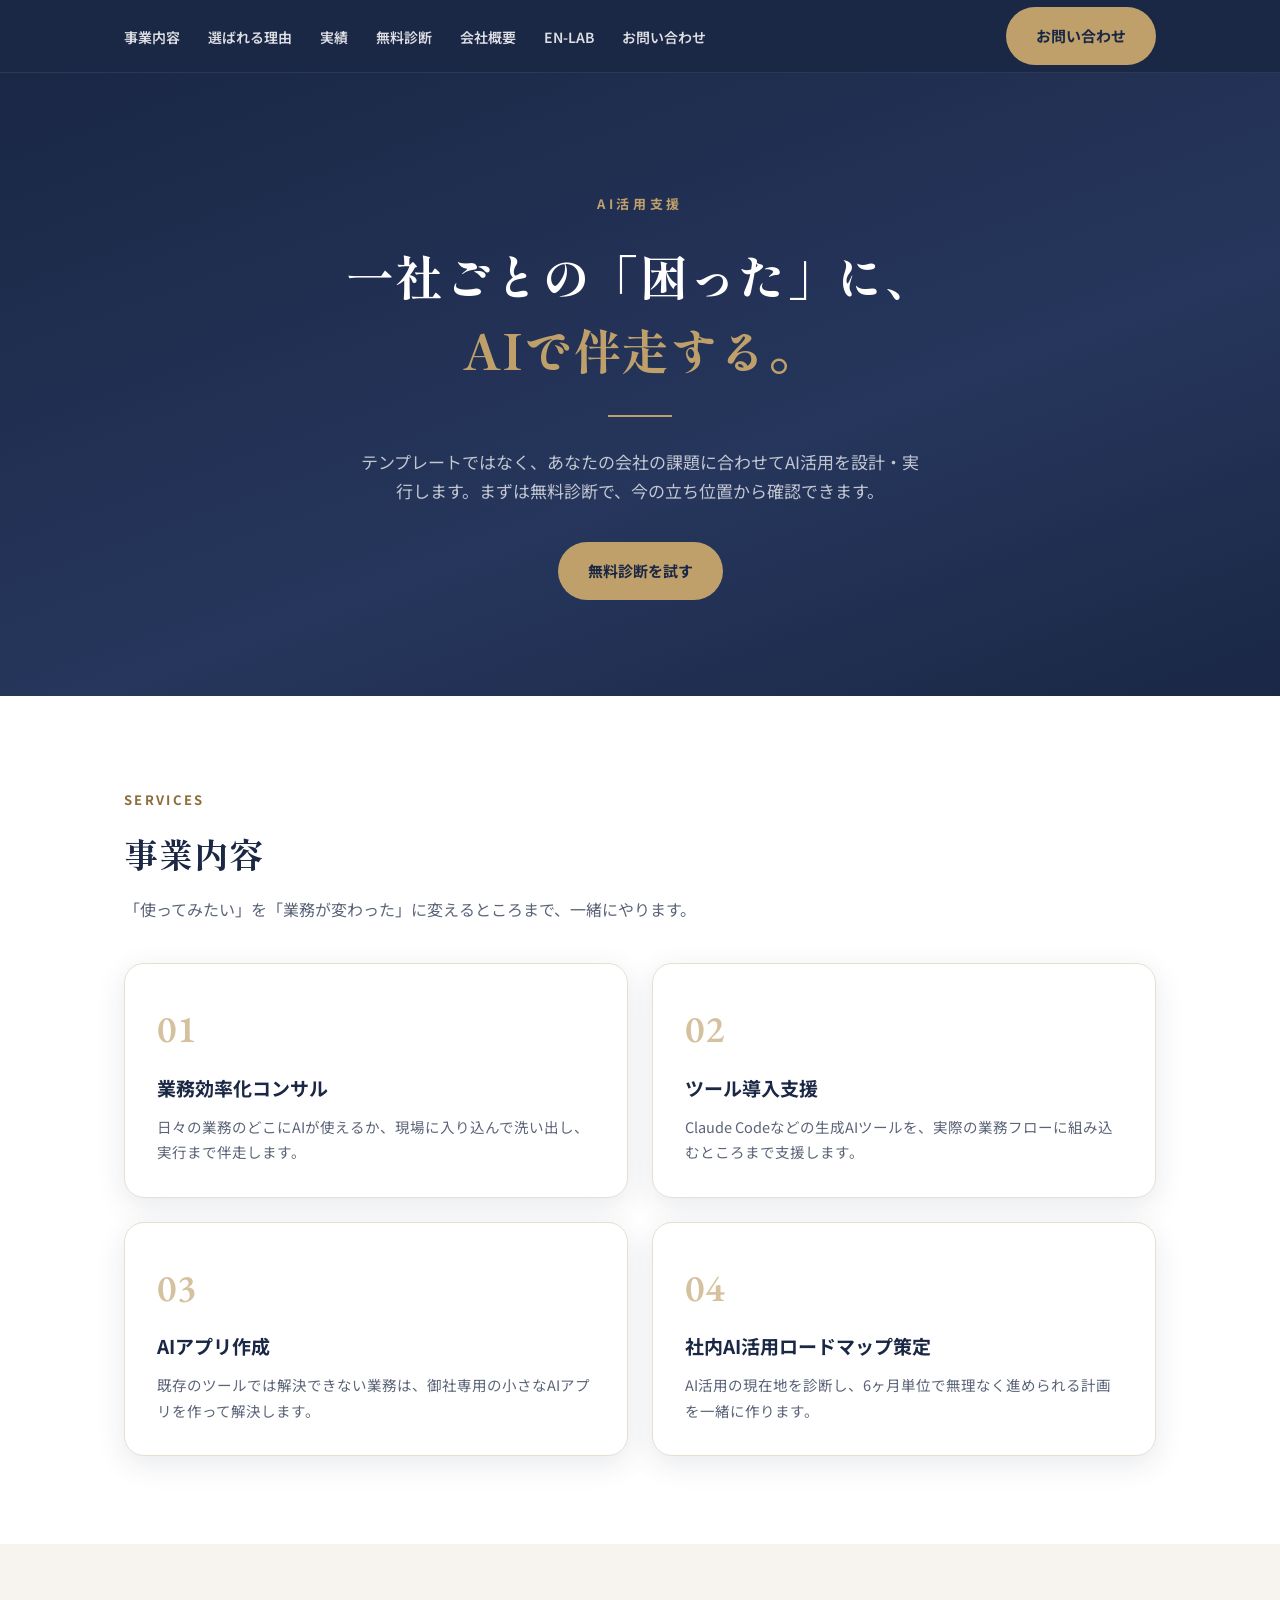
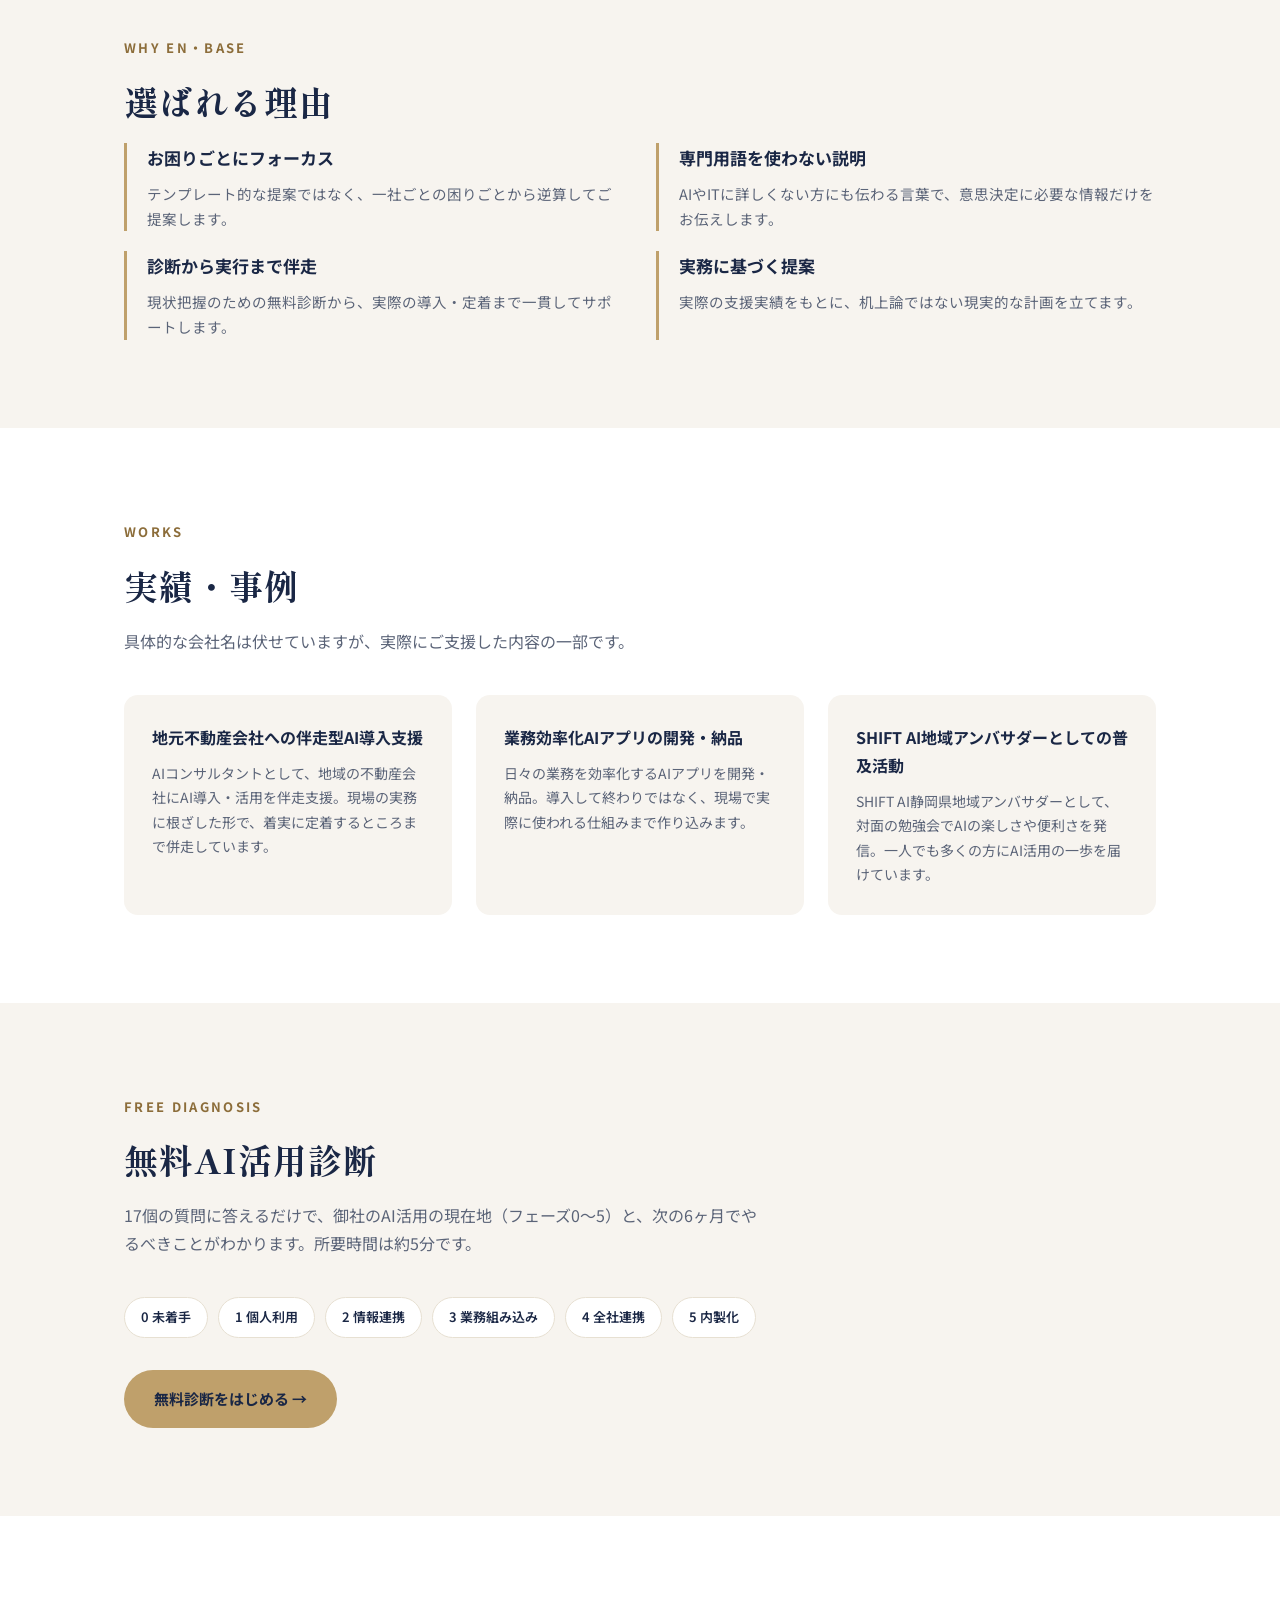
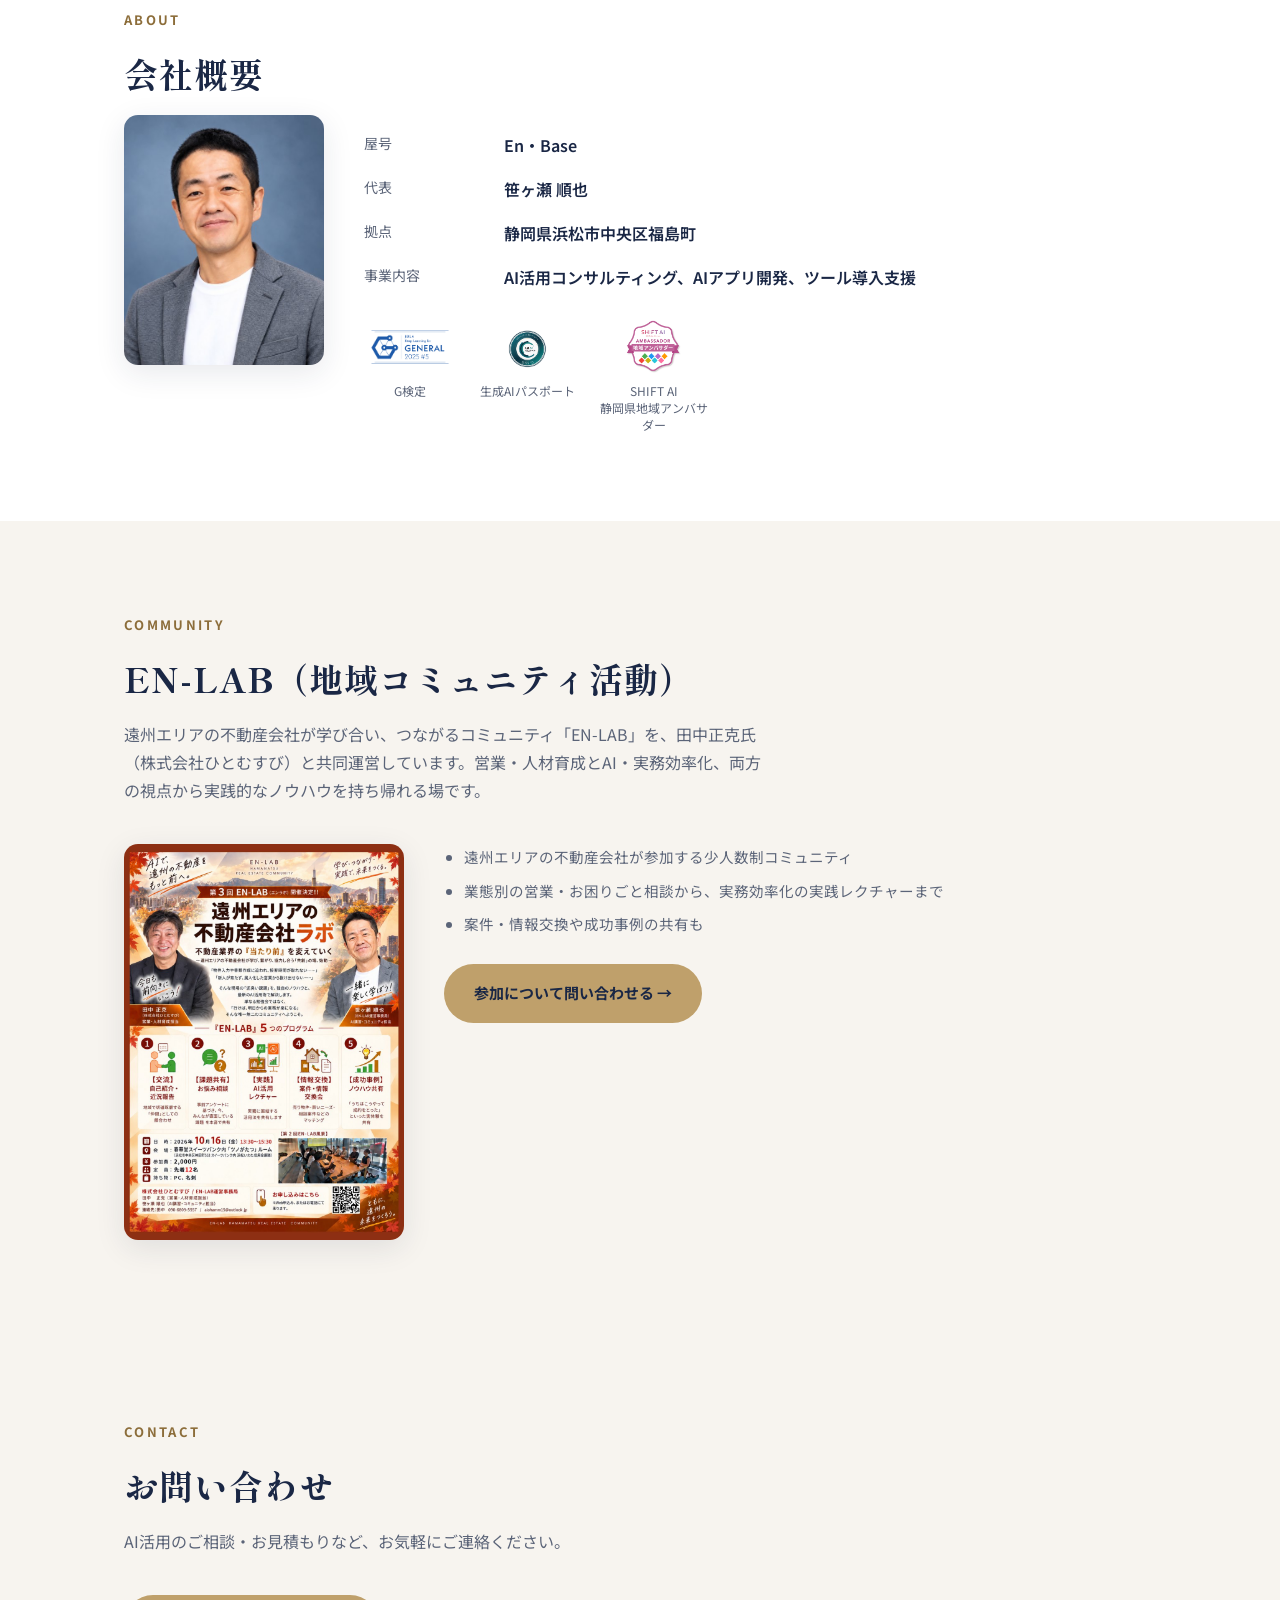
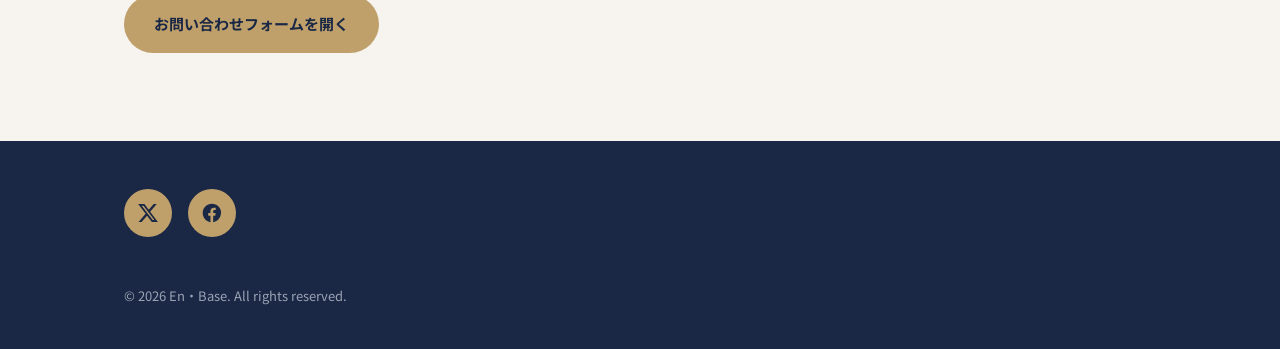
<file: index.html>
<!DOCTYPE html>
<html lang="ja">
<head>
<meta charset="UTF-8">
<meta name="viewport" content="width=device-width, initial-scale=1.0">
<title>En・Base｜浜松周辺のAI活用支援・AIアプリ開発</title>
<meta name="description" content="浜松市を拠点に、中小企業のAI活用を支援するEn・Base。業務効率化のコンサル、AIアプリ開発、ツール導入支援まで、一社ごとのお困りごとに合わせて伴走します。5分でできる無料AI活用診断も。">
<link rel="preconnect" href="https://fonts.googleapis.com">
<link rel="preconnect" href="https://fonts.gstatic.com" crossorigin>
<link href="https://fonts.googleapis.com/css2?family=Noto+Sans+JP:wght@400;500;700;800;900&family=Shippori+Mincho:wght@600;700;800&family=EB+Garamond:wght@500;600&family=Outfit:wght@600;700;800&display=swap" rel="stylesheet">
<link rel="stylesheet" href="css/style.css">
<link rel="icon" type="image/png" href="images/logo.png">
</head>
<body>

<header class="site-header">
  <div class="container">
    <nav>
      <ul class="nav-links" id="navLinks">
        <li><a href="#services">事業内容</a></li>
        <li><a href="#why">選ばれる理由</a></li>
        <li><a href="#works">実績</a></li>
        <li><a href="#diagnosis">無料診断</a></li>
        <li><a href="#about">会社概要</a></li>
        <li><a href="#enlab">EN-LAB</a></li>
        <li><a href="#contact">お問い合わせ</a></li>
      </ul>
    </nav>
    <a class="btn btn-primary header-cta" href="#contact">お問い合わせ</a>
    <button class="nav-toggle" id="navToggle" aria-label="メニュー">☰</button>
  </div>
</header>

<main>
  <section id="hero" class="hero">
    <div class="container hero-inner">
      <div class="hero-copy">
        <span class="hero-eyebrow">AI活用支援</span>
        <h1>一社ごとの「困った」に、<br><span class="accent-gold">AIで伴走する。</span></h1>
        <div class="hero-divider"></div>
        <p class="hero-lead">テンプレートではなく、あなたの会社の課題に合わせてAI活用を設計・実行します。まずは無料診断で、今の立ち位置から確認できます。</p>
        <div class="hero-actions">
          <a class="btn btn-primary" href="shindan/index.html">無料診断を試す</a>
        </div>
      </div>
    </div>
  </section>
  <section id="services" class="section">
    <div class="container">
      <span class="section-eyebrow">SERVICES</span>
      <h2 class="section-title">事業内容</h2>
      <p class="section-lead">「使ってみたい」を「業務が変わった」に変えるところまで、一緒にやります。</p>
      <div class="service-grid">
        <div class="service-card">
          <div class="service-num en">01</div>
          <h3>業務効率化コンサル</h3>
          <p>日々の業務のどこにAIが使えるか、現場に入り込んで洗い出し、実行まで伴走します。</p>
        </div>
        <div class="service-card">
          <div class="service-num en">02</div>
          <h3>ツール導入支援</h3>
          <p>Claude Codeなどの生成AIツールを、実際の業務フローに組み込むところまで支援します。</p>
        </div>
        <div class="service-card">
          <div class="service-num en">03</div>
          <h3>AIアプリ作成</h3>
          <p>既存のツールでは解決できない業務は、御社専用の小さなAIアプリを作って解決します。</p>
        </div>
        <div class="service-card">
          <div class="service-num en">04</div>
          <h3>社内AI活用ロードマップ策定</h3>
          <p>AI活用の現在地を診断し、6ヶ月単位で無理なく進められる計画を一緒に作ります。</p>
        </div>
      </div>
    </div>
  </section>
  <section id="why" class="section section-soft">
    <div class="container">
      <span class="section-eyebrow">WHY EN・BASE</span>
      <h2 class="section-title">選ばれる理由</h2>
      <div class="why-list">
        <div class="why-item">
          <h3>お困りごとにフォーカス</h3>
          <p>テンプレート的な提案ではなく、一社ごとの困りごとから逆算してご提案します。</p>
        </div>
        <div class="why-item">
          <h3>専門用語を使わない説明</h3>
          <p>AIやITに詳しくない方にも伝わる言葉で、意思決定に必要な情報だけをお伝えします。</p>
        </div>
        <div class="why-item">
          <h3>診断から実行まで伴走</h3>
          <p>現状把握のための無料診断から、実際の導入・定着まで一貫してサポートします。</p>
        </div>
        <div class="why-item">
          <h3>実務に基づく提案</h3>
          <p>実際の支援実績をもとに、机上論ではない現実的な計画を立てます。</p>
        </div>
      </div>
    </div>
  </section>
  <section id="works" class="section">
    <div class="container">
      <span class="section-eyebrow">WORKS</span>
      <h2 class="section-title">実績・事例</h2>
      <p class="section-lead">具体的な会社名は伏せていますが、実際にご支援した内容の一部です。</p>
      <div class="works-grid">
        <div class="work-card">
          <h3>地元不動産会社への伴走型AI導入支援</h3>
          <p>AIコンサルタントとして、地域の不動産会社にAI導入・活用を伴走支援。現場の実務に根ざした形で、着実に定着するところまで併走しています。</p>
        </div>
        <div class="work-card">
          <h3>業務効率化AIアプリの開発・納品</h3>
          <p>日々の業務を効率化するAIアプリを開発・納品。導入して終わりではなく、現場で実際に使われる仕組みまで作り込みます。</p>
        </div>
        <div class="work-card">
          <h3>SHIFT AI地域アンバサダーとしての普及活動</h3>
          <p>SHIFT AI静岡県地域アンバサダーとして、対面の勉強会でAIの楽しさや便利さを発信。一人でも多くの方にAI活用の一歩を届けています。</p>
        </div>
      </div>
    </div>
  </section>
  <section id="diagnosis" class="section section-soft">
    <div class="container">
      <span class="section-eyebrow">FREE DIAGNOSIS</span>
      <h2 class="section-title">無料AI活用診断</h2>
      <p class="section-lead">17個の質問に答えるだけで、御社のAI活用の現在地（フェーズ0〜5）と、次の6ヶ月でやるべきことがわかります。所要時間は約5分です。</p>
      <div class="phase-strip">
        <span class="phase-chip">0 未着手</span>
        <span class="phase-chip">1 個人利用</span>
        <span class="phase-chip">2 情報連携</span>
        <span class="phase-chip">3 業務組み込み</span>
        <span class="phase-chip">4 全社連携</span>
        <span class="phase-chip">5 内製化</span>
      </div>
      <a class="btn btn-primary" href="shindan/index.html">無料診断をはじめる →</a>
    </div>
  </section>
  <section id="about" class="section">
    <div class="container">
      <span class="section-eyebrow">ABOUT</span>
      <h2 class="section-title">会社概要</h2>
      <div class="about-layout">
        <img class="about-photo" src="images/profile-web.jpg" alt="代表 笹ヶ瀬 順也">
        <div class="about-body">
          <dl class="about-grid">
            <dt>屋号</dt><dd>En・Base</dd>
            <dt>代表</dt><dd>笹ヶ瀬 順也</dd>
            <dt>拠点</dt><dd>静岡県浜松市中央区福島町</dd>
            <dt>事業内容</dt><dd>AI活用コンサルティング、AIアプリ開発、ツール導入支援</dd>
          </dl>
          <div class="badge-row">
            <figure class="badge-item">
              <img src="images/g-kentei.png" alt="G検定 合格バッジ">
              <figcaption>G検定</figcaption>
            </figure>
            <figure class="badge-item">
              <img src="images/ai-passport.png" alt="生成AIパスポート 合格バッジ">
              <figcaption>生成AIパスポート</figcaption>
            </figure>
            <figure class="badge-item">
              <img src="images/shift-ai-ambassador.png" alt="SHIFT AI 静岡県地域アンバサダー">
              <figcaption>SHIFT AI<br>静岡県地域アンバサダー</figcaption>
            </figure>
          </div>
        </div>
      </div>
    </div>
  </section>
  <section id="enlab" class="section section-soft">
    <div class="container">
      <span class="section-eyebrow">COMMUNITY</span>
      <h2 class="section-title">EN-LAB（地域コミュニティ活動）</h2>
      <p class="section-lead">遠州エリアの不動産会社が学び合い、つながるコミュニティ「EN-LAB」を、田中正克氏（株式会社ひとむすび）と共同運営しています。営業・人材育成とAI・実務効率化、両方の視点から実践的なノウハウを持ち帰れる場です。</p>
      <div class="enlab-layout">
        <img class="enlab-flyer" src="images/en-lab-flyer-web.jpg" alt="EN-LAB 開催案内チラシ">
        <div class="enlab-body">
          <ul class="enlab-points">
            <li>遠州エリアの不動産会社が参加する少人数制コミュニティ</li>
            <li>業態別の営業・お困りごと相談から、実務効率化の実践レクチャーまで</li>
            <li>案件・情報交換や成功事例の共有も</li>
          </ul>
          <a class="btn btn-primary" href="#contact">参加について問い合わせる →</a>
        </div>
      </div>
    </div>
  </section>
  <section id="contact" class="section section-soft">
    <div class="container">
      <span class="section-eyebrow">CONTACT</span>
      <h2 class="section-title">お問い合わせ</h2>
      <p class="section-lead">AI活用のご相談・お見積もりなど、お気軽にご連絡ください。</p>
      <div class="contact-box">
        <a class="btn btn-primary" href="https://docs.google.com/forms/d/e/1FAIpQLScc4dcegymhxcQrg9-gC2mls3mqsTMLx-LEYNiR8goKTGgZbQ/viewform" target="_blank" rel="noopener">お問い合わせフォームを開く</a>
      </div>
    </div>
  </section>
</main>

<footer class="site-footer">
  <div class="container">
    <div class="footer-social">
      <a href="https://x.com/junya_ai" target="_blank" rel="noopener" aria-label="X（旧Twitter）">
        <svg viewBox="0 0 24 24" aria-hidden="true"><path d="M18.244 2.25h3.308l-7.227 8.26 8.502 11.24H16.17l-5.214-6.817L4.99 21.75H1.68l7.73-8.835L1.254 2.25H8.08l4.713 6.231zm-1.161 17.52h1.833L7.084 4.126H5.117z"/></svg>
      </a>
      <a href="https://www.facebook.com/profile.php?id=61566867149138" target="_blank" rel="noopener" aria-label="Facebook">
        <svg viewBox="0 0 24 24" aria-hidden="true"><path d="M22 12.06C22 6.48 17.52 2 11.94 2S1.88 6.48 1.88 12.06c0 5.02 3.66 9.18 8.44 9.94v-7.03H7.9v-2.91h2.42V9.91c0-2.39 1.42-3.71 3.6-3.71 1.04 0 2.13.19 2.13.19v2.34h-1.2c-1.18 0-1.55.73-1.55 1.48v1.78h2.64l-.42 2.91h-2.22V22c4.78-.76 8.44-4.92 8.44-9.94z"/></svg>
      </a>
    </div>
    <p class="footer-copy">&copy; 2026 En・Base. All rights reserved.</p>
  </div>
</footer>

<script src="js/main.js"></script>
</body>
</html>
</file>
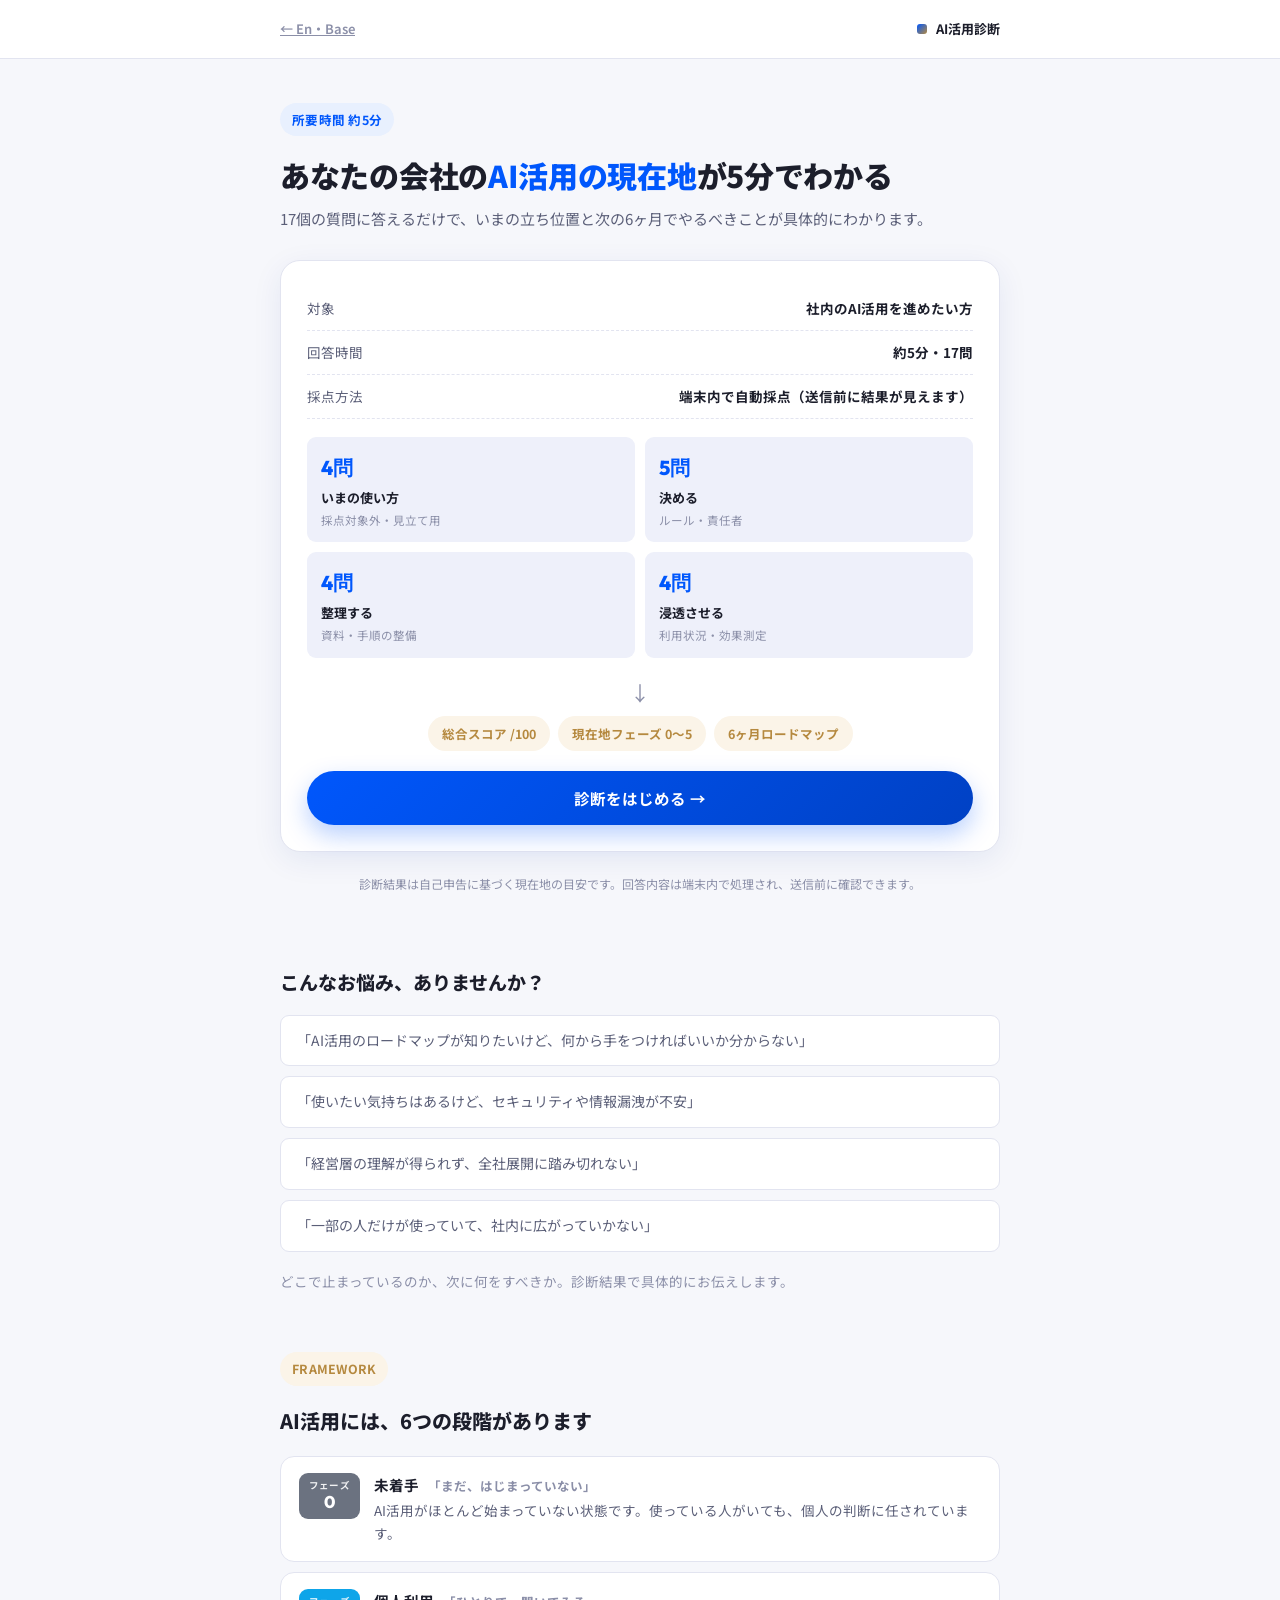
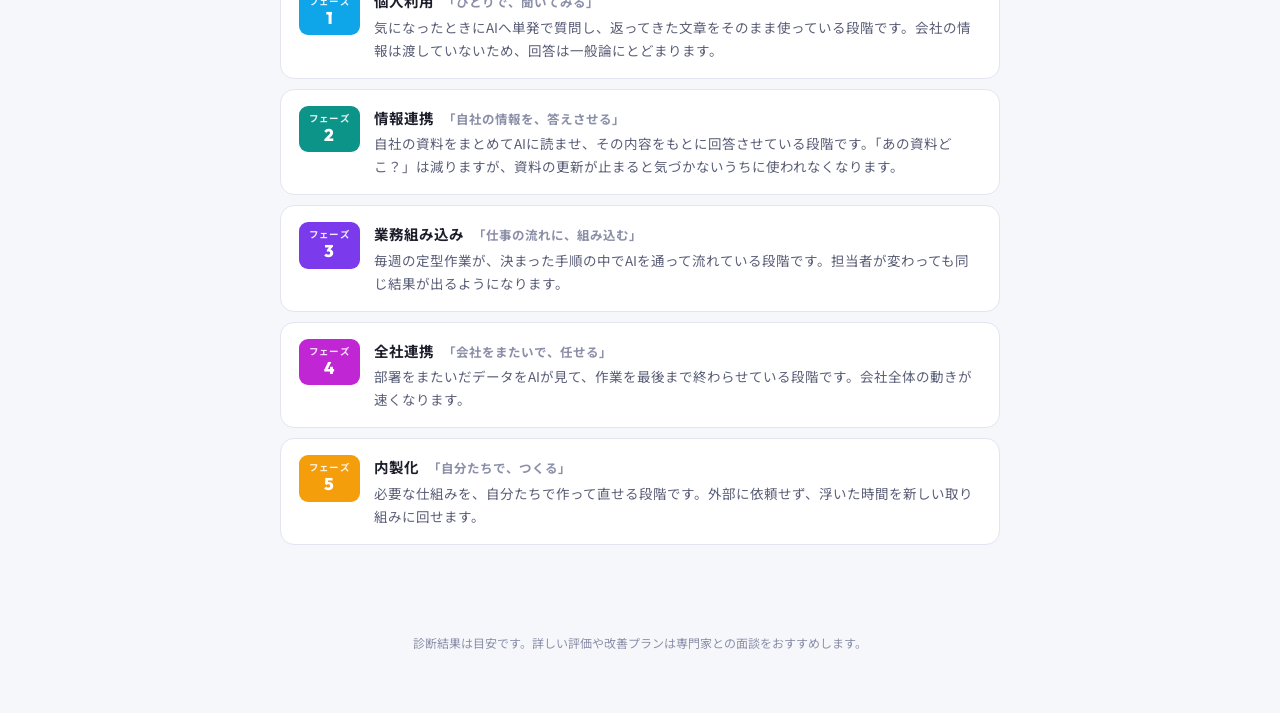
<file: shindan/index.html>
<!DOCTYPE html>
<html lang="ja">
<head>
<meta charset="UTF-8">
<meta name="viewport" content="width=device-width, initial-scale=1.0">
<title>AI活用診断 | En・Base</title>
<link rel="preconnect" href="https://fonts.googleapis.com">
<link rel="preconnect" href="https://fonts.gstatic.com" crossorigin>
<link href="https://fonts.googleapis.com/css2?family=Noto+Sans+JP:wght@400;500;700;900&family=Outfit:wght@500;700;800&display=swap" rel="stylesheet">
<style>
  :root{
    --bg: #f6f7fb;
    --surface: #ffffff;
    --surface-soft: #eef0fa;
    --border: #e2e4f0;
    --text: #1c1e2b;
    --text-sub: #5b5f78;
    --text-faint: #8b8fa8;
    --primary: #0057FC;
    --primary-dark: #0041C4;
    --primary-soft: #E8F0FE;
    --accent: #B5893F;
    --accent-soft: #FBF4E8;
    --warn: #b45309;
    --warn-soft: #fef3e2;
    --danger: #be123c;
    --danger-soft: #fde7ec;
    --radius-lg: 20px;
    --radius-md: 14px;
    --radius-sm: 9px;
    --shadow: 0 8px 30px rgba(0,50,150,0.08);
    --shadow-sm: 0 2px 10px rgba(0,50,150,0.06);
  }
  *{box-sizing:border-box;}
  html,body{margin:0;padding:0;}
  body{
    font-family:"Noto Sans JP", sans-serif;
    background:var(--bg);
    color:var(--text);
    line-height:1.7;
    -webkit-font-smoothing:antialiased;
  }
  .en{font-family:"Outfit","Noto Sans JP",sans-serif;}
  img,svg{max-width:100%;display:block;}
  button{font-family:inherit;cursor:pointer;}
  .wrap{max-width:760px;margin:0 auto;padding:0 20px;}
  .screen{display:none;}
  .screen.active{display:block;}

  /* ---------- HEADER ---------- */
  .top-bar{
    padding:18px 0;
    border-bottom:1px solid var(--border);
    background:var(--surface);
  }
  .top-bar .wrap{display:flex;align-items:center;justify-content:space-between;}
  .brand{display:flex;align-items:center;gap:9px;font-weight:700;font-size:15px;color:var(--text);}
  .brand .dot{width:10px;height:10px;border-radius:3px;background:linear-gradient(135deg,var(--primary),var(--accent));}
  .brand small{color:var(--text-faint);font-weight:500;font-size:12px;}

  /* ---------- HERO / INTRO ---------- */
  .hero{padding:44px 0 8px;}
  .eyebrow{
    display:inline-flex;align-items:center;gap:6px;
    background:var(--primary-soft);color:var(--primary);
    font-size:12.5px;font-weight:700;letter-spacing:.02em;
    padding:6px 12px;border-radius:100px;margin-bottom:18px;
  }
  h1{font-size:30px;line-height:1.4;margin:0 0 10px;font-weight:900;letter-spacing:-0.01em;}
  h1 span{color:var(--primary);}
  .hero-sub{color:var(--text-sub);font-size:15px;margin:0 0 28px;}

  .overview-card{
    background:var(--surface);
    border:1px solid var(--border);
    border-radius:var(--radius-lg);
    box-shadow:var(--shadow);
    padding:26px;
    margin-bottom:22px;
  }
  .overview-row{
    display:flex;justify-content:space-between;align-items:center;
    padding:10px 0;border-bottom:1px dashed var(--border);
    font-size:13.5px;color:var(--text-sub);
  }
  .overview-row:last-of-type{border-bottom:none;}
  .overview-row b{color:var(--text);font-weight:700;}
  .cat-grid{display:grid;grid-template-columns:repeat(2,1fr);gap:10px;margin:18px 0;}
  .cat-tile{
    background:var(--surface-soft);border-radius:var(--radius-sm);
    padding:14px 14px 12px;
  }
  .cat-tile .n{font-family:"Outfit";font-weight:800;font-size:20px;color:var(--primary);}
  .cat-tile .t{font-size:13px;font-weight:700;margin-top:2px;}
  .cat-tile .c{font-size:11.5px;color:var(--text-faint);margin-top:2px;}
  .arrow-down{text-align:center;color:var(--text-faint);font-size:20px;margin:6px 0;}
  .output-row{display:flex;gap:8px;flex-wrap:wrap;justify-content:center;margin-bottom:20px;}
  .output-pill{
    background:var(--accent-soft);color:var(--accent);
    font-size:12.5px;font-weight:700;padding:7px 14px;border-radius:100px;
  }

  .btn{
    display:inline-flex;align-items:center;justify-content:center;gap:8px;
    border:none;border-radius:100px;font-weight:700;font-size:15.5px;
    padding:16px 26px;transition:transform .15s ease, box-shadow .15s ease, opacity .15s;
    width:100%;
  }
  .btn-primary{background:linear-gradient(135deg,var(--primary),var(--primary-dark));color:#fff;box-shadow:0 10px 24px rgba(0,87,252,0.28);}
  .btn-primary:hover{transform:translateY(-1px);}
  .btn-primary:disabled{opacity:.35;box-shadow:none;transform:none;cursor:not-allowed;}
  .btn-ghost{background:transparent;color:var(--text-sub);border:1px solid var(--border);}
  .btn-ghost:hover{background:var(--surface-soft);}
  .btn-row{display:flex;gap:10px;margin-top:22px;}
  .btn-row .btn-ghost{width:auto;flex:0 0 96px;}
  .btn-row .btn-primary{flex:1;}

  .disclaimer{font-size:12px;color:var(--text-faint);text-align:center;margin-top:12px;}

  .pain-section{padding:36px 0 10px;}
  .pain-title{font-size:19px;font-weight:800;margin-bottom:16px;}
  .pain-list{list-style:none;margin:0 0 18px;padding:0;display:grid;gap:10px;}
  .pain-list li{
    background:var(--surface);border:1px solid var(--border);border-radius:var(--radius-sm);
    padding:13px 16px;font-size:14px;color:var(--text-sub);
  }
  .pain-note{color:var(--text-faint);font-size:13.5px;}

  .levels-section{padding:36px 0 50px;}
  .levels-head{margin-bottom:18px;}
  .levels-head .eyebrow{background:var(--accent-soft);color:var(--accent);}
  .levels-head h2{font-size:20px;font-weight:800;margin:0 0 4px;}
  .level-card{
    background:var(--surface);border:1px solid var(--border);border-radius:var(--radius-md);
    padding:16px 18px;margin-bottom:10px;display:flex;gap:14px;align-items:flex-start;
  }
  .level-badge{
    font-family:"Outfit","Noto Sans JP",sans-serif;color:#fff;
    background:var(--text-sub);border-radius:9px;padding:6px 10px;flex-shrink:0;min-width:56px;text-align:center;line-height:1.3;
  }
  .level-badge .lb-label{display:block;font-size:9.5px;font-weight:700;opacity:.9;letter-spacing:.02em;}
  .level-badge .lb-num{display:block;font-size:17px;font-weight:800;}
  .lv0 .level-badge{background:#6b7280;}
  .lv1 .level-badge{background:#0ea5e9;}
  .lv2 .level-badge{background:#0d9488;}
  .lv3 .level-badge{background:#7c3aed;}
  .lv4 .level-badge{background:#c026d3;}
  .lv5 .level-badge{background:#f59e0b;}
  .level-card .name{font-weight:700;font-size:14.5px;margin-bottom:2px;}
  .level-card .tagline{font-size:12.5px;color:var(--text-faint);margin-bottom:4px;}
  .level-card .desc{font-size:13.5px;color:var(--text-sub);}

  footer.site-footer{padding:28px 0 60px;text-align:center;color:var(--text-faint);font-size:12px;}

  /* ---------- QUIZ SCREEN ---------- */
  .quiz-shell{padding:26px 0 60px;min-height:100vh;}
  .progress-wrap{margin-bottom:18px;}
  .progress-meta{display:flex;justify-content:space-between;font-size:12.5px;color:var(--text-faint);margin-bottom:8px;font-family:"Outfit";font-weight:600;}
  .progress-bar{height:6px;border-radius:100px;background:var(--surface-soft);overflow:hidden;}
  .progress-bar i{display:block;height:100%;background:linear-gradient(90deg,var(--primary),var(--accent));border-radius:100px;transition:width .35s ease;}
  .cat-pills{display:flex;gap:8px;margin-bottom:22px;}
  .cat-pill{
    flex:1;text-align:center;font-size:12px;font-weight:700;padding:8px 4px;border-radius:9px;
    background:var(--surface-soft);color:var(--text-faint);border:1px solid transparent;transition:all .2s;
  }
  .cat-pill.done{background:var(--accent-soft);color:var(--accent);}
  .cat-pill.current{background:var(--primary-soft);color:var(--primary);border-color:var(--primary);}

  .q-card{
    background:var(--surface);border:1px solid var(--border);border-radius:var(--radius-lg);
    box-shadow:var(--shadow);padding:26px;
    animation:fadein .28s ease;
  }
  @keyframes fadein{from{opacity:0;transform:translateY(6px);}to{opacity:1;transform:translateY(0);}}
  .q-tag{display:flex;align-items:center;gap:8px;margin-bottom:10px;}
  .q-tag span{font-size:11.5px;font-weight:700;color:var(--primary);background:var(--primary-soft);padding:4px 10px;border-radius:100px;}
  .q-tag .important{color:var(--danger);background:var(--danger-soft);}
  .q-text{font-size:17px;font-weight:700;margin:0 0 8px;line-height:1.55;}
  .q-sub{font-size:13px;color:var(--text-faint);margin:0 0 20px;}
  .opt-list{display:grid;gap:9px;}
  .opt{
    text-align:left;width:100%;background:var(--surface);
    border:1.5px solid var(--border);border-radius:var(--radius-sm);
    padding:13px 16px;font-size:14px;color:var(--text);
    display:flex;align-items:center;gap:10px;
    transition:border-color .15s, background .15s;
  }
  .opt .mark{
    width:18px;height:18px;border-radius:50%;border:2px solid var(--border);flex-shrink:0;
    display:flex;align-items:center;justify-content:center;transition:all .15s;
  }
  .opt.multi .mark{border-radius:5px;}
  .opt .mark:after{content:"";width:9px;height:9px;border-radius:50%;background:#fff;opacity:0;transform:scale(.4);transition:all .15s;}
  .opt.multi .mark:after{border-radius:2px;}
  .opt:hover{border-color:var(--primary);}
  .opt.selected{border-color:var(--primary);background:var(--primary-soft);}
  .opt.selected .mark{background:var(--primary);border-color:var(--primary);}
  .opt.selected .mark:after{opacity:1;transform:scale(1);}

  /* ---------- SCORING ---------- */
  .scoring-screen{min-height:70vh;display:flex;align-items:center;justify-content:center;text-align:center;}
  .spinner{
    width:46px;height:46px;border-radius:50%;
    border:4px solid var(--surface-soft);border-top-color:var(--primary);
    animation:spin 0.8s linear infinite;margin:0 auto 18px;
  }
  @keyframes spin{to{transform:rotate(360deg);}}
  .scoring-screen p{color:var(--text-sub);font-weight:700;}

  /* ---------- RESULT ---------- */
  .result-shell{padding:30px 0 70px;}
  .result-hero{
    background:linear-gradient(160deg,var(--primary-dark),var(--primary));
    border-radius:var(--radius-lg);padding:30px 26px;color:#fff;margin-bottom:16px;
    box-shadow:var(--shadow);
  }
  .result-hero .kicker{font-size:12px;letter-spacing:.08em;opacity:.75;font-weight:700;margin-bottom:10px;font-family:"Outfit";}
  .result-top{display:flex;align-items:center;gap:18px;margin-bottom:14px;}
  .result-badge{
    font-family:"Outfit","Noto Sans JP",sans-serif;
    background:rgba(255,255,255,0.14);border-radius:14px;padding:10px 18px;text-align:center;line-height:1.25;
  }
  .result-badge .rb-label{display:block;font-size:12px;font-weight:700;opacity:.85;margin-bottom:2px;}
  .result-badge .rb-num{display:block;font-size:28px;font-weight:800;}
  .result-score{font-family:"Outfit";}
  .result-score .num{font-size:34px;font-weight:800;}
  .result-score .denom{font-size:14px;opacity:.7;}
  .result-name{font-size:19px;font-weight:800;margin:0 0 4px;}
  .result-tagline{font-size:13.5px;opacity:.85;margin:0 0 14px;}
  .result-badges-row{display:flex;gap:8px;flex-wrap:wrap;margin-bottom:12px;}
  .mini-badge{background:rgba(255,255,255,0.14);border-radius:100px;padding:6px 12px;font-size:12px;font-weight:700;}
  .result-desc{font-size:14px;opacity:.92;background:rgba(255,255,255,0.1);border-radius:12px;padding:14px 16px;}

  details.acc{
    background:var(--surface);border:1px solid var(--border);border-radius:var(--radius-md);
    margin-bottom:10px;overflow:hidden;
  }
  details.acc summary{
    list-style:none;cursor:pointer;padding:16px 18px;font-weight:700;font-size:14.5px;
    display:flex;align-items:center;justify-content:space-between;
  }
  details.acc summary::-webkit-details-marker{display:none;}
  details.acc summary .count{color:var(--text-faint);font-weight:600;font-size:12.5px;margin-left:8px;}
  details.acc summary .chev{color:var(--text-faint);transition:transform .2s;font-size:12px;}
  details.acc[open] summary .chev{transform:rotate(180deg);}
  .acc-body{padding:0 18px 18px;}

  .bar-row{margin-bottom:14px;}
  .bar-row .lbl{display:flex;justify-content:space-between;font-size:13px;font-weight:700;margin-bottom:6px;}
  .bar-row .lbl small{color:var(--text-faint);font-weight:600;}
  .bar-track{height:9px;background:var(--surface-soft);border-radius:100px;overflow:hidden;}
  .bar-track i{display:block;height:100%;border-radius:100px;background:linear-gradient(90deg,var(--primary),var(--accent));}

  .weak-item{border-top:1px solid var(--border);padding:14px 0;}
  .weak-item:first-child{border-top:none;padding-top:6px;}
  .weak-item .wtag{font-size:11px;font-weight:700;color:var(--primary);margin-bottom:4px;}
  .weak-item .wq{font-weight:700;font-size:14px;margin-bottom:6px;}
  .weak-item .wp{font-size:13px;color:var(--text-sub);margin-bottom:8px;}
  .weak-item .waction{
    background:var(--accent-soft);border-radius:10px;padding:10px 12px;font-size:12.5px;color:#7A5A1E;
  }
  .weak-item .waction b{display:inline-block;margin-right:6px;}

  .timeline{position:relative;padding-left:22px;}
  .timeline:before{content:"";position:absolute;left:6px;top:4px;bottom:4px;width:2px;background:var(--border);}
  .tl-item{position:relative;padding-bottom:20px;}
  .tl-item:last-child{padding-bottom:0;}
  .tl-item:before{content:"";position:position;position:absolute;left:-22px;top:3px;width:12px;height:12px;border-radius:50%;background:var(--primary);border:3px solid var(--primary-soft);}
  .tl-item .tl-time{font-size:11.5px;color:var(--primary);font-weight:700;margin-bottom:2px;}
  .tl-item .tl-text{font-size:13.5px;color:var(--text);}
  .tl-item .tl-benefit{font-size:12.5px;color:var(--text-faint);margin-top:3px;}
  .tl-next{
    margin-top:6px;background:var(--surface-soft);border-radius:10px;padding:12px 14px;font-size:13px;
  }
  .tl-next b{color:var(--primary);}

  /* ---------- TEMPLATE PREVIEW (removable block) ---------- */
  .template-card{
    background:var(--surface);border:1px solid var(--border);border-radius:var(--radius-lg);
    padding:22px 22px 20px;margin-bottom:16px;
  }
  .tc-eyebrow{
    display:inline-flex;align-items:center;gap:6px;
    background:var(--accent-soft);color:var(--accent);
    font-size:11.5px;font-weight:700;letter-spacing:.03em;
    padding:5px 11px;border-radius:100px;margin-bottom:10px;font-family:"Outfit";
  }
  .template-card h3{font-size:15.5px;font-weight:800;margin:0 0 4px;}
  .tc-sub{font-size:12.5px;color:var(--text-faint);margin:0 0 14px;}
  .tc-list{list-style:none;margin:0;padding:0;display:grid;gap:8px;}
  .tc-item{
    display:flex;align-items:center;gap:10px;font-size:13px;
    padding:10px 12px;border-radius:9px;background:var(--surface-soft);color:var(--text);
  }
  .tc-check{
    flex-shrink:0;width:18px;height:18px;border-radius:50%;background:var(--accent);color:#fff;
    font-size:11px;display:flex;align-items:center;justify-content:center;
  }
  .tc-locked-wrap{position:relative;margin-top:8px;}
  .tc-locked-wrap .tc-item{filter:blur(3.5px);user-select:none;}
  .tc-lock-overlay{
    position:absolute;inset:0;display:flex;align-items:center;justify-content:center;
    background:linear-gradient(180deg, rgba(255,255,255,0) 0%, var(--surface) 70%);
  }
  .tc-lock-badge{
    background:var(--primary);color:#fff;font-size:12px;font-weight:700;
    padding:8px 15px;border-radius:100px;box-shadow:var(--shadow-sm);white-space:nowrap;
  }

  .cta-card{
    background:var(--surface);border:2px solid var(--primary);border-radius:var(--radius-lg);
    padding:24px;margin:20px 0 14px;text-align:center;
  }
  .cta-card .price-row{display:flex;align-items:center;justify-content:center;gap:10px;margin:10px 0 16px;}
  .price-old{color:var(--text-faint);text-decoration:line-through;font-size:13px;}
  .price-new{color:var(--primary);font-weight:800;font-size:17px;}
  .cta-card h3{font-size:16.5px;margin:0 0 6px;}
  .cta-card p{font-size:13px;color:var(--text-sub);margin:0 0 6px;}

  .cta-card .share-note{font-size:12px;color:var(--text-faint);margin:12px 0 0;}
  .share-panel{margin-top:14px;padding:16px;border-radius:14px;background:var(--surface-soft);text-align:left;}
  .share-panel[hidden]{display:none;}
  .cta-card .share-msg{font-size:13.5px;color:var(--text);line-height:1.7;margin:0 0 12px;}
  #share-go{text-decoration:none;}
  .retry-btn{margin-top:8px;}

  @media (max-width:480px){
    h1{font-size:25px;}
    .cat-grid{grid-template-columns:1fr 1fr;}
    .result-top{flex-direction:column;align-items:flex-start;gap:10px;}
  }
</style>
</head>
<body>

<div class="top-bar">
  <div class="wrap" style="display:flex;align-items:center;justify-content:space-between;">
    <a href="../index.html" style="font-size:13px;color:var(--text-faint);font-weight:600;">← En・Base</a>
    <div class="brand" style="font-size:13px;"><span class="dot"></span>AI活用診断</div>
  </div>
</div>

<!-- ================= INTRO SCREEN ================= -->
<div class="screen active" id="screen-intro">
  <div class="wrap">
    <div class="hero">
      <span class="eyebrow">所要時間 約5分</span>
      <h1>あなたの会社の<span>AI活用の現在地</span>が5分でわかる</h1>
      <p class="hero-sub">17個の質問に答えるだけで、いまの立ち位置と次の6ヶ月でやるべきことが具体的にわかります。</p>

      <div class="overview-card">
        <div class="overview-row"><span>対象</span><b>社内のAI活用を進めたい方</b></div>
        <div class="overview-row"><span>回答時間</span><b>約5分・17問</b></div>
        <div class="overview-row"><span>採点方法</span><b>端末内で自動採点（送信前に結果が見えます）</b></div>

        <div class="cat-grid">
          <div class="cat-tile"><div class="n">4問</div><div class="t">いまの使い方</div><div class="c">採点対象外・見立て用</div></div>
          <div class="cat-tile"><div class="n">5問</div><div class="t">決める</div><div class="c">ルール・責任者</div></div>
          <div class="cat-tile"><div class="n">4問</div><div class="t">整理する</div><div class="c">資料・手順の整備</div></div>
          <div class="cat-tile"><div class="n">4問</div><div class="t">浸透させる</div><div class="c">利用状況・効果測定</div></div>
        </div>
        <div class="arrow-down">↓</div>
        <div class="output-row">
          <span class="output-pill">総合スコア /100</span>
          <span class="output-pill">現在地フェーズ 0〜5</span>
          <span class="output-pill">6ヶ月ロードマップ</span>
        </div>
        <button class="btn btn-primary" id="btn-start">診断をはじめる →</button>
      </div>
      <p class="disclaimer">診断結果は自己申告に基づく現在地の目安です。回答内容は端末内で処理され、送信前に確認できます。</p>
    </div>

    <div class="pain-section">
      <h2 class="pain-title">こんなお悩み、ありませんか？</h2>
      <ul class="pain-list">
        <li>「AI活用のロードマップが知りたいけど、何から手をつければいいか分からない」</li>
        <li>「使いたい気持ちはあるけど、セキュリティや情報漏洩が不安」</li>
        <li>「経営層の理解が得られず、全社展開に踏み切れない」</li>
        <li>「一部の人だけが使っていて、社内に広がっていかない」</li>
      </ul>
      <p class="pain-note">どこで止まっているのか、次に何をすべきか。診断結果で具体的にお伝えします。</p>
    </div>

    <div class="levels-section">
      <div class="levels-head">
        <span class="eyebrow">FRAMEWORK</span>
        <h2>AI活用には、6つの段階があります</h2>
      </div>
      <div id="levels-list"></div>
    </div>
  </div>
  <footer class="site-footer">診断結果は目安です。詳しい評価や改善プランは専門家との面談をおすすめします。</footer>
</div>

<!-- ================= QUIZ SCREEN ================= -->
<div class="screen" id="screen-quiz">
  <div class="wrap quiz-shell">
    <div class="progress-wrap">
      <div class="progress-meta">
        <span id="progress-label">STEP 1</span>
        <span id="progress-pct">0%</span>
      </div>
      <div class="progress-bar"><i id="progress-fill" style="width:0%"></i></div>
    </div>
    <div class="cat-pills" id="cat-pills"></div>
    <div class="q-card" id="q-card"></div>
    <div class="btn-row" id="quiz-nav" style="display:none;">
      <button class="btn btn-ghost" id="btn-prev">← 戻る</button>
      <button class="btn btn-primary" id="btn-next" disabled>次へ →</button>
    </div>
  </div>
</div>

<!-- ================= SCORING SCREEN ================= -->
<div class="screen" id="screen-scoring">
  <div class="wrap scoring-screen">
    <div>
      <div class="spinner"></div>
      <p>採点しています…</p>
    </div>
  </div>
</div>

<!-- ================= RESULT SCREEN ================= -->
<div class="screen" id="screen-result">
  <div class="wrap result-shell">
    <div class="result-hero">
      <div class="kicker">DIAGNOSIS RESULT</div>
      <div class="result-top">
        <div class="result-badge" id="res-badge"><span class="rb-label">フェーズ</span><span class="rb-num">0</span></div>
        <div class="result-score"><span class="num" id="res-score">0</span><span class="denom"> / 100</span></div>
      </div>
      <div class="result-name" id="res-name">未着手</div>
      <div class="result-tagline" id="res-tagline">まだ、はじまっていない</div>
      <div class="result-badges-row">
        <span class="mini-badge" id="res-self">自己申告 フェーズ0</span>
        <span class="mini-badge" id="res-confidence">確度 高</span>
      </div>
      <div class="result-desc" id="res-desc"></div>
    </div>

    <details class="acc" open>
      <summary>詳細スコア（カテゴリ別）<span class="chev">▼</span></summary>
      <div class="acc-body" id="res-bars"></div>
    </details>

    <details class="acc">
      <summary>できていない項目 <span class="count" id="weak-count"></span><span class="chev">▼</span></summary>
      <div class="acc-body" id="res-weak"></div>
    </details>

    <details class="acc">
      <summary>使い方への注記<span class="chev">▼</span></summary>
      <div class="acc-body" id="res-note"></div>
    </details>

    <details class="acc">
      <summary>これからの6ヶ月ロードマップ<span class="chev">▼</span></summary>
      <div class="acc-body" id="res-timeline"></div>
    </details>

    <!-- TEMPLATE PREVIEW (removable block: delete this div + #res-template JS to revert) -->
    <div class="template-card" id="res-template"></div>

    <div class="cta-card">
      <h3>もっと詳しく相談したい方へ</h3>
      <p>診断結果をもとに、優先順位づけと実行計画を一緒に整理する無料相談を行っています。</p>
      <div class="price-row"><span class="price-old">通常 有料</span><span class="price-new">→ 初回無料相談</span></div>
      <button class="btn btn-primary" id="btn-consult">診断結果を添えて相談する →</button>
      <div class="share-panel" id="share-panel" hidden>
        <p class="share-msg" id="share-msg"></p>
        <a class="btn btn-primary" id="share-go" href="#" target="_blank" rel="noopener">フォームを開く →</a>
      </div>
      <p class="share-note">結果は、あなたが送信ボタンを押すまで外部に送られません。</p>
    </div>

    <button class="btn btn-ghost retry-btn" id="btn-retry">もう一度診断する</button>
    <p class="disclaimer">この結果は自己申告に基づく現在地の目安です。詳しい評価と改善プランは個別相談でご案内します。</p>
  </div>
</div>

<script>
(function(){
  "use strict";

  /* ---------------- CONTACT: 相談の受付先（どちらか一方でOK。両方空ならコピーのみ） ---------------- */
  var CONTACT = {
    email: '',     // 例: 'info@example.com'（設定するとメールが開く）
    formUrl: 'https://docs.google.com/forms/d/e/1FAIpQLScc4dcegymhxcQrg9-gC2mls3mqsTMLx-LEYNiR8goKTGgZbQ/viewform'    // 例: 'https://forms.gle/xxxx'（設定するとフォームが開く。email より優先）
  };

  /* ---------------- DATA ---------------- */
  var LEVELS = [
    {num:0, name:'未着手', tagline:'まだ、はじまっていない', desc:'AI活用がほとんど始まっていない状態です。使っている人がいても、個人の判断に任されています。', next:'まずはAI利用のルールと、安心して使える情報の範囲を決めるところから始めましょう。'},
    {num:1, name:'個人利用', tagline:'ひとりで、聞いてみる', desc:'気になったときにAIへ単発で質問し、返ってきた文章をそのまま使っている段階です。会社の情報は渡していないため、回答は一般論にとどまります。', next:'自社の資料を読み込ませて、根拠のある回答を引き出す段階を目指しましょう。'},
    {num:2, name:'情報連携', tagline:'自社の情報を、答えさせる', desc:'自社の資料をまとめてAIに読ませ、その内容をもとに回答させている段階です。「あの資料どこ？」は減りますが、資料の更新が止まると気づかないうちに使われなくなります。', next:'定型業務の手順にAIを組み込み、誰がやっても同じ結果が出る状態を目指しましょう。'},
    {num:3, name:'業務組み込み', tagline:'仕事の流れに、組み込む', desc:'毎週の定型作業が、決まった手順の中でAIを通って流れている段階です。担当者が変わっても同じ結果が出るようになります。', next:'部署をまたいだデータをAIが扱い、人が例外対応と判断に集中できる状態を目指しましょう。'},
    {num:4, name:'全社連携', tagline:'会社をまたいで、任せる', desc:'部署をまたいだデータをAIが見て、作業を最後まで終わらせている段階です。会社全体の動きが速くなります。', next:'必要な仕組みを自分たちで作り、外部に頼らず改善を回せる内製化を目指しましょう。'},
    {num:5, name:'内製化', tagline:'自分たちで、つくる', desc:'必要な仕組みを、自分たちで作って直せる段階です。外部に依頼せず、浮いた時間を新しい取り組みに回せます。', next:'この水準を維持しながら、さらに高度な自動化・仕組み化に挑戦していきましょう。'}
  ];

  var PROFILE_QUESTIONS = [
    {id:'pf1', type:'multi', label:'STEP 1', q:'会社で使っているAIツールを、すべて選んでください。', sub:'この設問は採点対象外です。診断結果の見立てに使います。',
      options:['ChatGPT','Claude','Gemini','Copilot','NotebookLM','Claude Code','Codex','その他の業務用AIツール','使っていない','わからない']},
    {id:'pf2', type:'multi', label:'STEP 1', q:'いま社内でAIは、どんな用途に使われていますか？', sub:'あてはまるものをすべて選んでください。',
      options:['翻訳','文章の作成','要約・校正','リサーチ','議事録作成','資料作成','表計算','社内資料の検索','画像・動画生成','業務の自動化','使っていない']},
    {id:'pf3', type:'single', mapsToLevel:true, label:'STEP 1', q:'いま社内でAIは、どこまで使われていますか？もっとも近いものを選んでください。', sub:'この回答は「自己申告フェーズ」として結果画面に表示されます。',
      options:['ほとんど使っていない','個人が思いついた時に質問する','自社資料を読ませて回答させている','定型業務の流れに組み込んでいる','部署をまたいで任せている','自分たちで仕組みを作っている']},
    {id:'pf4', type:'single', label:'STEP 1', q:'社内のファイル・メール・チャットは、主にどこにありますか？', sub:'結果画面の「使い方への注記」に反映されます。',
      options:['Microsoft 365が中心','Google Workspaceが中心','社内ファイルサーバーが中心','複数が混在','決めていない']}
  ];

  function q(cat, important, text, sub, options, problem, action, timeframe, benefit){
    return {category:cat, important:important, text:text, sub:sub, options:options, problem:problem, action:action, timeframe:timeframe, benefit:benefit};
  }

  var SCORED_QUESTIONS = [
    q('決める', false, 'AIに入力してよい情報の範囲は、文書で決まっていますか？', '「なんとなくNG」ではなく、書面で線引きされているかがポイントです。',
      ['決めていない','口頭で共有した程度','ルール化した','資料として配布済み','定期的に見直している'],
      '入力範囲が決まっていないと、現場は萎縮して使わないか、逆に個人アカウントで機密情報を扱ってしまいます。',
      '入力可否を「禁止／要相談／自由」の3段階に分け、規程の別紙として1枚にまとめる', '1週間',
      '「これ入れていいの？」の確認が減り、現場が自分の判断で使い始められます。'),
    q('決める', false, '会社として使ってよいAIツールは決まっていますか？', '禁止するだけでなく、代わりに使えるツールが用意されているかも含みます。',
      ['決めていない','一部の人に伝えた','使ってよいツールを決めた','一覧を配って周知済み','棚卸しして入れ替えている'],
      '許可ツールが不明確だと、部署ごとにバラバラなツールが使われ、管理も教育もできなくなります。',
      '許可ツールと禁止ツールの一覧を作り、全社に共有する', '2週間',
      '「何を使えばいいか」で迷う時間がなくなり、ツールの重複契約も防げます。'),
    q('決める', true, 'AI活用の責任者や相談窓口はありますか？', '兼任でも構いません。相談を受け止める人が明確かがポイントです。',
      ['どちらもない','詳しい人が個人で対応','責任者は決まっている','窓口も公開されている','相談件数を見て改善している'],
      '責任者がいないと、詳しい一人に質問が集中し、その人が抜けた瞬間に活用が止まります。',
      '推進責任者・実務窓口・例外対応の3役を別々に指名する', '1週間',
      '詰まったときの相談先ができ、特定の人への負荷集中がなくなります。'),
    q('決める', false, '最初に取り組む業務と、その期限は決まっていますか？', '「いずれやる」ではなく、日付と担当者が決まっているかを見ます。',
      ['決めていない','話には出ている','対象業務は決まった','期限と担当まで決めた','進捗を数字で追っている'],
      '対象業務と期限がないと、AI活用は「気が向いたときにやること」で終わります。',
      '着手する業務を1つに絞り、期限と担当者をカレンダーに入れる', '1週間',
      '最初の成功事例ができ、他部署への展開がしやすくなります。'),
    q('決める', true, 'どのデータを誰が見られるか、決まっていますか？', '退職者アカウントや共有アカウント、過剰な権限が残っていないかも含みます。',
      ['決めていない','一部だけ制限している','部署ごとに決めている','権限表があり運用中','定期的に棚卸ししている'],
      '権限が整理されていない状態でAIに情報を渡すと、見えてはいけない情報まで検索できてしまいます。',
      '共有フォルダごとに管理者を決め、退職者・不要な権限を洗い出して外す', '2週間',
      'AIに渡してよい情報の範囲を、安心して広げられるようになります。'),

    q('整理する', false, '主な業務は一覧になっていますか？', '全業務を網羅する必要はありません。時間がかかっている業務が比較できれば十分です。',
      ['一覧はない','一部の部署だけある','主要部署は一覧がある','全社ぶん揃っている','定期的に更新している'],
      '業務が一覧化されていないと、どこにAIを入れると効果が大きいか判断できません。',
      '時間がかかっている業務を頻度・所要時間つきで20件書き出す', '2週間',
      '効果が大きい業務から優先順位をつけて着手できるようになります。'),
    q('整理する', true, '社内資料は1か所にまとまり、最新版がすぐ分かりますか？', '先月その資料を更新した人が何人いるか、を思い浮かべて答えてください。',
      ['資料が散らばっている','一部だけまとめた','主要資料は1か所にある','最新版がすぐ分かる','更新責任者も決めている'],
      '資料が分散していると、AIに読み込ませる情報が古くなり、誤った回答の原因になります。',
      '部署ごとの正本フォルダを1つ決め、更新責任者を割り当てる', '3週間',
      '「あの資料どこ？」がなくなり、AIの回答精度も安定します。'),
    q('整理する', true, '誰が読んでも同じようにできる手順書がありますか？', '個人のメモではなく、会社の共有物として残っているかで判断してください。',
      ['手順書はない','個人のメモならある','主要業務は手順書がある','新人でも同じにできる','使われ方を見て直している'],
      '手順が個人の頭の中にしかないと、AIに任せる業務の範囲が広がりません。',
      '頻度の高い業務から、手順書を1つずつテキスト化する', '1か月',
      '担当者が変わっても同じ結果が出るようになり、AIへの移管もしやすくなります。'),
    q('整理する', false, '契約中のツールの費用と利用人数を把握していますか？', '情シスが把握していない部署契約のツールがないかも含みます。',
      ['把握していない','請求書を見れば分かる','一覧で管理している','費用と人数が揃っている','使われない分は解約している'],
      '契約状況が見えていないと、使われていないツールに費用を払い続けることになります。',
      '契約中のAI・SaaSツールを棚卸しし、費用と利用人数を一覧化する', '2週間',
      '無駄な契約を解約でき、浮いた予算を効果のあるツールに回せます。'),

    q('浸透させる', true, '配布したAIツールを実際に使っている人数を把握していますか？', '契約数ではなく、実際に使った人数かどうかがポイントです。',
      ['数えていない','感覚では分かる','一部のツールは分かる','毎月人数を出している','増減の理由まで追っている'],
      '利用実態が分からないと、ライセンスを配って終わりになり、使われないまま費用だけがかかります。',
      '直近1か月で1回以上使った人数を数え、毎月見る場所を決める', '2週間',
      '配って終わりがなくなり、使われていない部署をピンポイントで支援できます。'),
    q('浸透させる', false, '部署ごとの利用状況の差を把握していますか？', '全社一律の研修だけになっていないかを見ます。',
      ['把握していない','話を聞いた程度','一部の部署は分かる','全部署を比べている','遅れた部署に手を打っている'],
      '部署差が見えないと、よく使う部署には物足りず、使わない部署には難しすぎる研修になります。',
      '部署別の利用ログやアンケートを取り、上位・下位に分けて対策を変える', '1か月',
      '部署ごとに合った内容を届けられ、研修後に使われないという状態が減ります。'),
    q('浸透させる', false, 'AI活用事例を社内に共有する場はありますか？', '研修の回数ではなく、日常的にAIの話題に触れる機会があるかを見ます。',
      ['発信していない','たまに雑談で共有','会議で共有している','決まった場と頻度がある','反応を見て内容を直している'],
      '成功事例が共有されないと、一部の人だけが使い、社内に広がっていきません。',
      '週1回、チャットに「今週のAI活用」を投稿する場を作る', '1週間で開始',
      '使い方のアイデアが横展開され、自走して使う人が増えていきます。'),
    q('浸透させる', true, 'AI活用の効果を数字で記録していますか？', '誰かが数字を見ていて、下がったら動く人がいるかで判断してください。',
      ['記録していない','体感で語られる程度','一部の業務は測った','定期的に記録している','経営会議で使っている'],
      '効果が数字で見えないと、経営層の理解が得られず、次の投資判断ができません。',
      '削減できた時間やコストを、月次で1枚のシートに記録する', '1か月',
      '経営会議で使える根拠ができ、次の投資判断がスムーズになります。')
  ];

  var CATEGORIES = ['決める','整理する','浸透させる'];

  /* ---------------- TEMPLATE PREVIEW DATA (removable block) ---------------- */
  var TEMPLATES = {
    '決める': {
      title: 'AI利用規程チェックリスト',
      items: [
        '入力してよい情報とNGな情報を明文化した',
        '使用してよいAIツールの一覧を作成した',
        '推進責任者と相談窓口を指名した',
        '最初に着手する業務と期限を確定した',
        'データアクセス権限の棚卸しルールを定めた',
        '例外対応のエスカレーションフローを整備した'
      ]
    },
    '整理する': {
      title: '業務・資料整理チェックリスト',
      items: [
        '時間のかかっている業務を一覧化した',
        '主要資料の正本フォルダを1つに決めた',
        '資料の更新責任者を割り当てた',
        '主要業務の手順書をテキスト化した',
        '契約中ツールの費用・利用人数を棚卸しした',
        '使われていない契約を解約した'
      ]
    },
    '浸透させる': {
      title: '定着化チェックリスト',
      items: [
        '直近1か月の利用人数を数えた',
        '毎月確認する場所・タイミングを決めた',
        '部署別の利用差を可視化した',
        '週次で活用事例を発信する場を作った',
        '効果を数字で記録する仕組みを作った',
        '経営会議で定期報告する運用にした'
      ]
    }
  };

  function renderTemplatePreview(weakestCat){
    var tpl = TEMPLATES[weakestCat];
    var el = document.getElementById('res-template');
    if (!tpl || !el) { if(el) el.style.display='none'; return; }
    el.style.display = 'block';

    var VISIBLE_COUNT = 3;
    var visible = tpl.items.slice(0, VISIBLE_COUNT);
    var locked = tpl.items.slice(VISIBLE_COUNT);

    var html = '<span class="tc-eyebrow">SAMPLE TEMPLATE</span>' +
      '<h3>'+tpl.title+'</h3>' +
      '<p class="tc-sub">実際のご支援では、こうした実行チェックリストを使って一緒に進めます。</p>' +
      '<ul class="tc-list">';
    visible.forEach(function(t){
      html += '<li class="tc-item"><span class="tc-check">✓</span>'+t+'</li>';
    });
    html += '</ul>';

    if (locked.length){
      html += '<div class="tc-locked-wrap"><ul class="tc-list">';
      locked.forEach(function(t){
        html += '<li class="tc-item"><span class="tc-check">✓</span>'+t+'</li>';
      });
      html += '</ul><div class="tc-lock-overlay"><span class="tc-lock-badge">🔒 残り'+locked.length+'項目は相談で確認できます</span></div></div>';
    }
    el.innerHTML = html;
  }

  var NOTE_BY_PLATFORM = {
    'Microsoft 365が中心': 'Microsoft 365中心の場合は、Copilotを軸にSharePointとTeamsの情報整理から始めると進めやすくなります。',
    'Google Workspaceが中心': 'Google Workspace中心の場合は、NotebookLMとGoogle Workspace上のドキュメント整理から始めると進めやすくなります。',
    '社内ファイルサーバーが中心': 'ファイルサーバー中心の場合は、まずAIが読み取れる形式・場所にドキュメントを集約するところから始めましょう。',
    '複数が混在': '複数環境が混在している場合は、AIに読み込ませる「正本の置き場所」を1つに決めることが最初の一歩になります。',
    '決めていない': 'データの置き場所自体が決まっていない場合は、まずそこから整理すると、その後の施策すべてが進めやすくなります。'
  };

  /* ---------------- STATE ---------------- */
  var state = {
    profileIndex: 0,
    profileAnswers: {},   // id -> array of selected option indexes (multi) or single index
    scoredIndex: 0,
    scoredAnswers: []     // index-aligned with SCORED_QUESTIONS -> option index
  };

  var TOTAL_STEPS = PROFILE_QUESTIONS.length + SCORED_QUESTIONS.length;

  /* ---------------- DOM refs ---------------- */
  var screens = {
    intro: document.getElementById('screen-intro'),
    quiz: document.getElementById('screen-quiz'),
    scoring: document.getElementById('screen-scoring'),
    result: document.getElementById('screen-result')
  };
  function showScreen(name){
    Object.keys(screens).forEach(function(k){ screens[k].classList.toggle('active', k===name); });
    window.scrollTo(0,0);
  }

  /* ---------------- Render levels on intro ---------------- */
  (function renderLevels(){
    var el = document.getElementById('levels-list');
    var html = '';
    LEVELS.forEach(function(lv, i){
      html += '<div class="level-card lv'+i+'">' +
        '<div class="level-badge"><span class="lb-label">フェーズ</span><span class="lb-num">'+lv.num+'</span></div>' +
        '<div><div class="name">'+lv.name+'　<span class="tagline">「'+lv.tagline+'」</span></div>' +
        '<div class="desc">'+lv.desc+'</div></div></div>';
    });
    el.innerHTML = html;
  })();

  /* ---------------- Quiz engine ---------------- */
  var qCard = document.getElementById('q-card');
  var navRow = document.getElementById('quiz-nav');
  var btnNext = document.getElementById('btn-next');
  var btnPrev = document.getElementById('btn-prev');
  var progressFill = document.getElementById('progress-fill');
  var progressLabel = document.getElementById('progress-label');
  var progressPct = document.getElementById('progress-pct');
  var catPillsEl = document.getElementById('cat-pills');

  function currentGlobalStep(){
    if (state.profileIndex < PROFILE_QUESTIONS.length) return state.profileIndex;
    return PROFILE_QUESTIONS.length + state.scoredIndex;
  }

  function renderProgress(){
    var step = currentGlobalStep();
    var pct = Math.round((step / TOTAL_STEPS) * 100);
    progressFill.style.width = pct + '%';
    progressPct.textContent = pct + '%';
    if (state.profileIndex < PROFILE_QUESTIONS.length){
      progressLabel.textContent = 'STEP 1 ・ いまの使い方 ' + (state.profileIndex+1) + '/' + PROFILE_QUESTIONS.length;
      catPillsEl.style.display = 'none';
    } else {
      var sq = SCORED_QUESTIONS[state.scoredIndex];
      progressLabel.textContent = 'STEP 2 ・ ' + (state.scoredIndex+1) + '/' + SCORED_QUESTIONS.length + '問';
      catPillsEl.style.display = 'flex';
      var html = '';
      CATEGORIES.forEach(function(cat){
        var catQuestions = SCORED_QUESTIONS.filter(function(x){return x.category===cat;});
        var firstIdx = SCORED_QUESTIONS.indexOf(catQuestions[0]);
        var lastIdx = firstIdx + catQuestions.length - 1;
        var cls = 'cat-pill';
        if (state.scoredIndex > lastIdx) cls += ' done';
        else if (state.scoredIndex >= firstIdx && state.scoredIndex <= lastIdx) cls += ' current';
        html += '<div class="'+cls+'">'+cat+'</div>';
      });
      catPillsEl.innerHTML = html;
    }
  }

  function renderProfileQuestion(){
    var pq = PROFILE_QUESTIONS[state.profileIndex];
    var selected = state.profileAnswers[pq.id];
    if (selected === undefined) selected = (pq.type==='multi') ? [] : null;

    var optsHtml = pq.options.map(function(opt, i){
      var isSel = pq.type==='multi' ? selected.indexOf(i) !== -1 : selected === i;
      return '<button type="button" class="opt '+(pq.type==='multi'?'multi':'')+(isSel?' selected':'')+'" data-idx="'+i+'">' +
        '<span class="mark"></span><span>'+opt+'</span></button>';
    }).join('');

    qCard.innerHTML =
      '<div class="q-tag"><span>採点対象外</span></div>' +
      '<p class="q-text">'+pq.q+'</p>' +
      '<p class="q-sub">'+pq.sub+'</p>' +
      '<div class="opt-list">'+optsHtml+'</div>';

    navRow.style.display = 'flex';
    btnPrev.style.visibility = (state.profileIndex===0) ? 'hidden' : 'visible';
    btnNext.textContent = '次へ →';
    updateNextEnabled();

    Array.prototype.forEach.call(qCard.querySelectorAll('.opt'), function(btn){
      btn.addEventListener('click', function(){
        var idx = parseInt(btn.getAttribute('data-idx'), 10);
        if (pq.type==='multi'){
          var arr = state.profileAnswers[pq.id] || [];
          var pos = arr.indexOf(idx);
          if (pos===-1) arr.push(idx); else arr.splice(pos,1);
          state.profileAnswers[pq.id] = arr;
          renderProfileQuestion();
        } else {
          state.profileAnswers[pq.id] = idx;
          renderProfileQuestion();
        }
      });
    });
  }

  function updateNextEnabled(){
    var pq = PROFILE_QUESTIONS[state.profileIndex];
    var val = state.profileAnswers[pq.id];
    var ok = pq.type==='multi' ? (val && val.length>0) : (val !== undefined && val !== null);
    btnNext.disabled = !ok;
  }

  function renderScoredQuestion(){
    var sq = SCORED_QUESTIONS[state.scoredIndex];
    var selected = state.scoredAnswers[state.scoredIndex];

    var optsHtml = sq.options.map(function(opt, i){
      var isSel = selected === i;
      return '<button type="button" class="opt'+(isSel?' selected':'')+'" data-idx="'+i+'">' +
        '<span class="mark"></span><span>'+opt+'</span></button>';
    }).join('');

    qCard.innerHTML =
      '<div class="q-tag"><span>'+sq.category+'</span>'+(sq.important?'<span class="important">重要項目</span>':'')+'</div>' +
      '<p class="q-text">'+sq.text+'</p>' +
      '<p class="q-sub">'+sq.sub+'</p>' +
      '<div class="opt-list">'+optsHtml+'</div>';

    navRow.style.display = 'flex';
    btnPrev.style.visibility = 'visible';
    btnNext.textContent = (state.scoredIndex === SCORED_QUESTIONS.length - 1) ? '結果を見る →' : '次へ →';
    btnNext.disabled = (selected === undefined);

    Array.prototype.forEach.call(qCard.querySelectorAll('.opt'), function(btn){
      btn.addEventListener('click', function(){
        state.scoredAnswers[state.scoredIndex] = parseInt(btn.getAttribute('data-idx'), 10);
        renderScoredQuestion();
      });
    });
  }

  function goNextFromScored(){
    if (state.scoredIndex < SCORED_QUESTIONS.length - 1){
      state.scoredIndex += 1;
      renderQuiz();
    } else {
      finishQuiz();
    }
  }

  function renderQuiz(){
    renderProgress();
    if (state.profileIndex < PROFILE_QUESTIONS.length){
      renderProfileQuestion();
    } else {
      renderScoredQuestion();
    }
  }

  btnNext.addEventListener('click', function(){
    if (state.profileIndex < PROFILE_QUESTIONS.length){
      state.profileIndex += 1; // 最後のプロフィール設問からは採点設問へ進む
      renderQuiz();
    } else {
      goNextFromScored();
    }
  });
  btnPrev.addEventListener('click', function(){
    if (state.profileIndex < PROFILE_QUESTIONS.length){
      if (state.profileIndex > 0){
        state.profileIndex -= 1;
        renderQuiz();
      }
    } else if (state.scoredIndex > 0){
      state.scoredIndex -= 1;
      renderQuiz();
    } else {
      state.profileIndex = PROFILE_QUESTIONS.length - 1;
      renderQuiz();
    }
  });

  document.getElementById('btn-start').addEventListener('click', function(){
    showScreen('quiz');
    renderQuiz();
  });

  /* ---------------- Scoring & Result ---------------- */
  function finishQuiz(){
    showScreen('scoring');
    setTimeout(computeAndRenderResult, 1300);
  }

  function computeAndRenderResult(){
    // raw score
    var rawScore = 0, rawMax = 0;
    var catRaw = {}, catMax = {};
    CATEGORIES.forEach(function(c){ catRaw[c]=0; catMax[c]=0; });

    SCORED_QUESTIONS.forEach(function(sq, i){
      var weight = sq.important ? 2 : 1;
      var maxPts = 4 * weight;
      var pts = (state.scoredAnswers[i] !== undefined) ? state.scoredAnswers[i] * weight : 0;
      rawScore += pts; rawMax += maxPts;
      catRaw[sq.category] += pts; catMax[sq.category] += maxPts;
    });

    var scorePct = Math.round((rawScore / rawMax) * 100);

    var computedLevel = 0;
    if (scorePct >= 90) computedLevel = 5;
    else if (scorePct >= 70) computedLevel = 4;
    else if (scorePct >= 50) computedLevel = 3;
    else if (scorePct >= 30) computedLevel = 2;
    else if (scorePct >= 10) computedLevel = 1;
    else computedLevel = 0;

    var selfLevel = state.profileAnswers['pf3'];
    if (selfLevel === undefined || selfLevel === null) selfLevel = computedLevel;

    var diff = Math.abs(computedLevel - selfLevel);
    var confidence = diff <= 1 ? '高' : (diff === 2 ? '中' : '低');

    var lv = LEVELS[computedLevel];
    var selfLv = LEVELS[selfLevel];

    document.getElementById('res-badge').innerHTML = '<span class="rb-label">フェーズ</span><span class="rb-num">'+lv.num+'</span>';
    document.getElementById('res-score').textContent = scorePct;
    document.getElementById('res-name').textContent = lv.name;
    document.getElementById('res-tagline').textContent = '「'+lv.tagline+'」';
    document.getElementById('res-self').textContent = '自己申告 フェーズ' + selfLv.num;
    document.getElementById('res-confidence').textContent = '確度 ' + confidence;
    document.getElementById('res-desc').textContent = lv.desc;

    // category bars
    var barsHtml = '';
    CATEGORIES.forEach(function(c){
      var pct = catMax[c] ? Math.round((catRaw[c]/catMax[c])*100) : 0;
      barsHtml += '<div class="bar-row"><div class="lbl"><span>'+c+'</span><small>'+pct+'%</small></div>' +
        '<div class="bar-track"><i style="width:'+pct+'%"></i></div></div>';
    });
    document.getElementById('res-bars').innerHTML = barsHtml;

    // weak items: threshold <=1 (out of 0-4)
    var weakItems = [];
    SCORED_QUESTIONS.forEach(function(sq, i){
      var ans = state.scoredAnswers[i];
      if (ans === undefined || ans <= 1) weakItems.push(sq);
    });
    document.getElementById('weak-count').textContent = weakItems.length + '件';

    var weakHtml = '';
    if (weakItems.length === 0){
      weakHtml = '<p style="font-size:13.5px;color:var(--text-sub);">目立った弱点はありません。今の運用を維持しながら、次のフェーズを目指しましょう。</p>';
    } else {
      weakItems.forEach(function(item){
        weakHtml += '<div class="weak-item">' +
          '<div class="wtag">'+item.category+(item.important?' ・ 重要項目':'')+'</div>' +
          '<div class="wq">'+item.text+'</div>' +
          '<div class="wp">'+item.problem+'</div>' +
          '<div class="waction"><b>今週のアクション</b>'+item.action+'（目安 '+item.timeframe+'）<br><span style="opacity:.85;">→ '+item.benefit+'</span></div>' +
          '</div>';
      });
    }
    document.getElementById('res-weak').innerHTML = weakHtml;

    // usage note
    var platformAns = PROFILE_QUESTIONS[3];
    var platformIdx = state.profileAnswers['pf4'];
    var platformLabel = (platformIdx !== undefined && platformIdx !== null) ? platformAns.options[platformIdx] : null;
    var noteText = platformLabel && NOTE_BY_PLATFORM[platformLabel] ? NOTE_BY_PLATFORM[platformLabel] : 'ご利用環境に応じたアドバイスを表示するには、STEP1の設問にお答えください。';
    document.getElementById('res-note').innerHTML = '<p style="font-size:13.5px;color:var(--text-sub);">'+noteText+'</p>';

    // roadmap: pick weakest category
    var weakestCat = CATEGORIES[0], weakestPct = 101;
    CATEGORIES.forEach(function(c){
      var pct = catMax[c] ? (catRaw[c]/catMax[c])*100 : 0;
      if (pct < weakestPct){ weakestPct = pct; weakestCat = c; }
    });
    var catItems = SCORED_QUESTIONS.filter(function(x){ return x.category === weakestCat; })
      .map(function(x, idx){ return {q:x, idx:idx}; })
      .filter(function(o){ var i=SCORED_QUESTIONS.indexOf(o.q); var ans=state.scoredAnswers[i]; return ans===undefined || ans<=2; })
      .slice(0,4);
    if (catItems.length === 0){
      catItems = SCORED_QUESTIONS.filter(function(x){ return x.category === weakestCat; }).slice(0,3).map(function(x){return {q:x};});
    }

    var tlHtml = '<p style="font-size:13px;color:var(--text-sub);margin:0 0 14px;">一番詰まっているのは「<b style="color:var(--text);">'+weakestCat+'</b>」です。ここから着手すると、他のカテゴリも動き出しやすくなります。</p>';
    tlHtml += '<div class="timeline">';
    catItems.forEach(function(o){
      var item = o.q;
      tlHtml += '<div class="tl-item"><div class="tl-time">'+item.timeframe+'</div>' +
        '<div class="tl-text">'+item.action+'</div>' +
        '<div class="tl-benefit">→ '+item.benefit+'</div></div>';
    });
    tlHtml += '</div>';
    var nextLv = LEVELS[Math.min(computedLevel+1, 5)];
    tlHtml += '<div class="tl-next"><b>次のフェーズへ：</b> フェーズ'+nextLv.num+'「'+nextLv.name+'」— '+nextLv.desc+'</div>';
    document.getElementById('res-timeline').innerHTML = tlHtml;

    renderTemplatePreview(weakestCat); // removable block: see TEMPLATE PREVIEW markers (CSS/HTML/JS)

    var pickedLabels = function(id){
      var pq = PROFILE_QUESTIONS.filter(function(p){ return p.id === id; })[0];
      var v = state.profileAnswers[id];
      if (v === undefined || v === null) return '未回答';
      var arr = Array.isArray(v) ? v : [v];
      return arr.length ? arr.map(function(i){ return pq.options[i]; }).join('、') : '未回答';
    };
    var catLine = CATEGORIES.map(function(c){
      return c + ' ' + (catMax[c] ? Math.round((catRaw[c]/catMax[c])*100) : 0) + '%';
    }).join('／');
    var head = '【AI活用診断の結果】\n' +
      '現在地：フェーズ' + lv.num + '「' + lv.name + '」／総合スコア ' + scorePct + '/100\n' +
      '自己申告：フェーズ' + selfLv.num + '（確度 ' + confidence + '）\n' +
      'カテゴリ別：' + catLine + '\n' +
      '一番詰まっているカテゴリ：' + weakestCat + '\n' +
      'できていない項目：' + weakItems.length + '件';
    var detail = '\n' + weakItems.map(function(w){ return '・[' + w.category + '] ' + w.text; }).join('\n') +
      '\n\n利用中のAIツール：' + pickedLabels('pf1') +
      '\nAIの用途：' + pickedLabels('pf2') +
      '\nデータの置き場所：' + pickedLabels('pf4');
    state.summaryShort = head;
    state.summaryFull = head + detail;

    showScreen('result');
  }

  // クリック中に同期でコピーする（新しいタブを開くとフォーカスが外れ、非同期コピーは失敗するため）
  function copyText(text){
    if (legacyCopySync(text)) return Promise.resolve();
    if (navigator.clipboard && navigator.clipboard.writeText) return navigator.clipboard.writeText(text);
    return Promise.reject();
  }
  function legacyCopySync(text){
    var ta = document.createElement('textarea');
    ta.value = text; ta.setAttribute('readonly', ''); ta.style.position = 'fixed'; ta.style.top = '0'; ta.style.opacity = '0';
    document.body.appendChild(ta); ta.select(); ta.setSelectionRange(0, text.length);
    var ok = false;
    try { ok = document.execCommand('copy'); } catch(e) {}
    document.body.removeChild(ta);
    return ok;
  }
  // 1回目のクリックでコピーと案内表示、2回目のクリック（リンク）で受付先を開く。
  // 案内を読んでから移動できる／リンクはクリックで直接開くのでポップアップ制限にかからない。
  document.getElementById('btn-consult').addEventListener('click', function(){
    copyText(state.summaryFull).then(function(){ return true; }, function(){ return false; }).then(function(ok){
      var panel = document.getElementById('share-panel');
      var msg = document.getElementById('share-msg');
      var go = document.getElementById('share-go');
      var lead = ok ? '診断結果をコピーしました。' : '自動コピーができませんでした。結果画面のスクリーンショットを添付してお送りください。';
      var paste = ok ? '次の画面の「詳細・ご相談内容」欄に貼り付けて（Ctrl+V／スマホは長押し→ペースト）送信してください。' : '';
      go.removeAttribute('target');
      if (CONTACT.formUrl){
        go.href = CONTACT.formUrl; go.target = '_blank'; go.textContent = 'お問い合わせフォームを開く →'; go.style.display = '';
        msg.textContent = lead + paste;
      } else if (CONTACT.email){
        var subject = encodeURIComponent('AI活用診断の結果について相談したい');
        var body = encodeURIComponent(state.summaryFull + '\n\n（ご相談内容をご記入ください）');
        var useFull = (body.length + subject.length + CONTACT.email.length) < 1800;
        if (!useFull) body = encodeURIComponent(state.summaryShort + '\n\n（詳細は続けて貼り付けます）\n\n（ご相談内容をご記入ください）');
        go.href = 'mailto:' + CONTACT.email + '?subject=' + subject + '&body=' + body; go.textContent = 'メールを作成する →'; go.style.display = '';
        msg.textContent = useFull ? '内容を入れたメールを作成します。確認のうえ送信してください。' :
          (ok ? lead + 'メール本文の末尾に貼り付けて送信してください。' : lead);
      } else {
        go.style.display = 'none';
        msg.textContent = lead + (ok ? 'ご相談の際にお貼りください。' : '');
      }
      panel.hidden = false;
      panel.scrollIntoView({block:'nearest', behavior:'smooth'});
    });
  });

  document.getElementById('btn-retry').addEventListener('click', function(){
    state.profileIndex = 0;
    state.scoredIndex = 0;
    state.profileAnswers = {};
    state.scoredAnswers = [];
    showScreen('intro');
  });

})();
</script>
</body>
</html>
</file>
<file: css/style.css>
/* ===== Design Tokens ===== */
:root{
  --color-navy: #1A2745;
  --color-navy-soft: #26365C;
  --color-blue: #0057FC;
  --color-blue-light: #8EB6FA;
  --color-gold: #BFA06B;
  --color-gold-deep: #8C6D3A;
  --color-ink: #1A2745;
  --color-ink-soft: #5B6478;
  --color-bg: #FFFFFF;
  --color-cream: #F7F4EF;
  --color-bg-soft: #F7F4EF;
  --color-border: #E7E0D2;
  --radius-lg: 20px;
  --radius-md: 14px;
  --shadow: 0 8px 30px rgba(26,39,69,0.10);
  --container-width: 1080px;
}

*{box-sizing:border-box;}
html,body{margin:0;padding:0;}
body{
  font-family:"Noto Sans JP", sans-serif;
  color:var(--color-ink);
  background:var(--color-bg);
  line-height:1.75;
  -webkit-font-smoothing:antialiased;
}
img{max-width:100%;display:block;}
a{color:inherit;text-decoration:none;}
.en{font-family:"Outfit","Noto Sans JP",sans-serif;}

.container{
  max-width:var(--container-width);
  margin:0 auto;
  padding:0 24px;
}

.section{padding:88px 0;}
.section-soft{background:var(--color-bg-soft);}
.section-eyebrow{
  display:inline-block;
  font-size:13px;
  font-weight:700;
  letter-spacing:.18em;
  color:var(--color-gold-deep);
  background:none;
  padding:0;
  border-radius:0;
  margin-bottom:16px;
}
.section-title{
  font-family:"Shippori Mincho", serif;
  font-size:clamp(24px, 3vw, 34px);
  font-weight:800;
  line-height:1.5;
  letter-spacing:.03em;
  margin:0 0 16px;
}
.section-lead{
  color:var(--color-ink-soft);
  font-size:16px;
  max-width:640px;
  margin:0 0 40px;
}

.btn{
  display:inline-flex;
  align-items:center;
  gap:8px;
  padding:14px 28px;
  border-radius:100px;
  font-weight:700;
  font-size:15px;
  border:2px solid transparent;
  cursor:pointer;
}
.btn-primary{
  background:var(--color-gold);
  color:var(--color-navy);
}
.btn-secondary{
  background:transparent;
  border-color:var(--color-border);
  color:var(--color-ink);
}
.hero .btn-secondary{
  border-color:rgba(255,255,255,0.35);
  color:#fff;
}

/* ===== Header ===== */
.site-header{
  position:sticky; top:0; z-index:100;
  background:var(--color-navy);
  border-bottom:1px solid rgba(255,255,255,0.08);
}
.site-header .container{
  display:flex; align-items:center; justify-content:space-between;
  height:72px;
}
.brand-text{
  font-family:"EB Garamond", "Shippori Mincho", serif;
  font-size:22px;
  font-weight:600;
  letter-spacing:.06em;
  color:#fff;
}
.nav-links{display:flex; gap:28px; list-style:none; margin:0; padding:0;}
.nav-links a{font-size:14px; font-weight:600; color:rgba(255,255,255,0.85);}
.nav-links a:hover{color:var(--color-gold);}
.nav-toggle{display:none; background:none; border:none; font-size:24px; cursor:pointer; color:#fff;}

@media (max-width: 860px){
  .nav-links{
    position:fixed; top:72px; left:0; right:0;
    background:var(--color-navy); border-bottom:1px solid rgba(255,255,255,0.08);
    flex-direction:column; gap:0; padding:8px 24px;
    transform:translateY(-120%); transition:transform .25s ease;
  }
  .nav-links.open{transform:translateY(0);}
  .nav-links a{display:block; padding:14px 0; border-bottom:1px solid rgba(255,255,255,0.08);}
  .nav-toggle{display:block;}
  .header-cta{display:none;}
}

/* ===== Footer ===== */
.site-footer{
  background:var(--color-ink);
  color:#fff;
  padding:48px 0 28px;
}
.site-footer .container{
  display:flex; justify-content:space-between; flex-wrap:wrap; gap:24px;
}
.site-footer .brand-text{font-size:20px;}
.footer-social{display:flex; gap:16px;}
.footer-social a{
  display:flex; align-items:center; justify-content:center;
  width:48px; height:48px;
  border-radius:50%;
  background:var(--color-gold);
  color:var(--color-navy);
  transition:transform .15s ease, background .15s ease;
}
.footer-social a:hover{background:#fff; transform:translateY(-2px);}
.footer-social svg{width:22px; height:22px; fill:currentColor;}
.footer-copy{color:#9AA3B2; font-size:13px; margin-top:24px; width:100%;}

/* ===== Hero ===== */
.hero{
  padding:120px 0 96px;
  background-color:var(--color-navy);
  background-image:
    linear-gradient(160deg, var(--color-navy) 0%, var(--color-navy-soft) 60%, var(--color-navy) 100%),
    repeating-linear-gradient(0deg, rgba(255,255,255,0.035) 0 1px, transparent 1px 42px),
    repeating-linear-gradient(90deg, rgba(255,255,255,0.035) 0 1px, transparent 1px 42px);
  color:#fff;
}
.hero-inner{max-width:720px; margin:0 auto; text-align:center;}
.hero-eyebrow{
  display:block;
  font-size:13px;
  font-weight:700;
  letter-spacing:.28em;
  color:var(--color-gold);
  margin-bottom:22px;
}
.hero-copy h1{
  font-family:"Shippori Mincho", serif;
  font-size:clamp(30px, 5vw, 48px);
  font-weight:800;
  line-height:1.55;
  letter-spacing:.02em;
  margin:0;
  color:#fff;
}
.hero-copy h1 .accent-gold{color:var(--color-gold);}
.hero-divider{
  width:64px; height:2px;
  background:var(--color-gold);
  margin:28px auto 30px;
}
.hero-lead{
  font-size:17px;
  color:rgba(255,255,255,0.72);
  max-width:560px;
  margin:0 auto 36px;
}
.hero-actions{display:flex; gap:16px; flex-wrap:wrap; justify-content:center;}

@media (max-width: 600px){
  .hero{padding:80px 0 56px;}
  .hero-actions{flex-direction:column;}
  .hero-actions .btn{width:100%; justify-content:center;}
}

/* ===== Services ===== */
.service-grid{
  display:grid;
  grid-template-columns:repeat(2, 1fr);
  gap:24px;
}
.service-card{
  background:#fff;
  border:1px solid var(--color-border);
  border-radius:var(--radius-lg);
  padding:32px;
  box-shadow:var(--shadow);
}
.service-num{
  font-family:"EB Garamond", "Shippori Mincho", serif;
  font-size:38px;
  font-weight:600;
  color:var(--color-gold);
  opacity:.65;
  margin-bottom:8px;
}
.service-card h3{font-size:19px; margin:0 0 10px;}
.service-card p{color:var(--color-ink-soft); font-size:14.5px; margin:0;}

@media (max-width: 700px){
  .service-grid{grid-template-columns:1fr;}
}

/* ===== Why ===== */
.why-list{
  display:grid;
  grid-template-columns:repeat(2, 1fr);
  gap:20px 32px;
}
.why-item{
  border-left:3px solid var(--color-gold);
  padding-left:20px;
}
.why-item h3{font-size:17px; margin:0 0 8px;}
.why-item p{color:var(--color-ink-soft); font-size:14.5px; margin:0;}

@media (max-width: 700px){
  .why-list{grid-template-columns:1fr;}
}

/* ===== Works ===== */
.works-grid{
  display:grid;
  grid-template-columns:repeat(3, 1fr);
  gap:24px;
}
.work-card{
  background:var(--color-bg-soft);
  border-radius:var(--radius-md);
  padding:28px;
}
.work-card h3{font-size:16px; margin:0 0 10px;}
.work-card p{color:var(--color-ink-soft); font-size:14px; margin:0;}

@media (max-width: 900px){
  .works-grid{grid-template-columns:1fr;}
}

/* ===== Diagnosis ===== */
.phase-strip{display:flex; flex-wrap:wrap; gap:10px; margin-bottom:32px;}
.phase-chip{
  background:#fff;
  border:1px solid var(--color-border);
  border-radius:100px;
  padding:8px 16px;
  font-size:13px;
  font-weight:600;
}

/* ===== About ===== */
.about-layout{
  display:grid;
  grid-template-columns:200px 1fr;
  gap:40px;
  align-items:start;
}
.about-photo{
  width:200px; height:250px;
  object-fit:cover;
  border-radius:var(--radius-md);
  box-shadow:var(--shadow);
}
.about-grid{
  display:grid;
  grid-template-columns:140px 1fr;
  row-gap:16px;
  max-width:640px;
}
.about-grid dt{color:var(--color-ink-soft); font-size:14px;}
.about-grid dd{margin:0; font-weight:600;}

.badge-row{display:flex; gap:24px; flex-wrap:wrap; margin:28px 0 0;}
.badge-item{margin:0; text-align:center;}
.badge-item img{height:56px; width:auto; margin:0 auto 8px; border-radius:8px;}
.badge-item figcaption{font-size:12px; color:var(--color-ink-soft); max-width:110px; line-height:1.4;}

@media (max-width: 640px){
  .about-layout{grid-template-columns:1fr; justify-items:center; text-align:center;}
  .badge-row{justify-content:center;}
}
@media (max-width: 480px){
  .about-grid{grid-template-columns:1fr; row-gap:4px; text-align:center;}
  .about-grid dt{margin-top:12px;}
  .about-grid dt:first-child{margin-top:0;}
}

/* ===== EN-LAB ===== */
.enlab-layout{
  display:grid;
  grid-template-columns:280px 1fr;
  gap:40px;
  align-items:start;
}
.enlab-flyer{
  border-radius:var(--radius-md);
  box-shadow:var(--shadow);
}
.enlab-points{
  margin:0 0 28px;
  padding-left:20px;
  color:var(--color-ink-soft);
  font-size:14.5px;
}
.enlab-points li{margin-bottom:8px;}

@media (max-width: 700px){
  .enlab-layout{grid-template-columns:1fr;}
}

/* ===== Contact ===== */
.contact-box{max-width:640px;}
</file>
